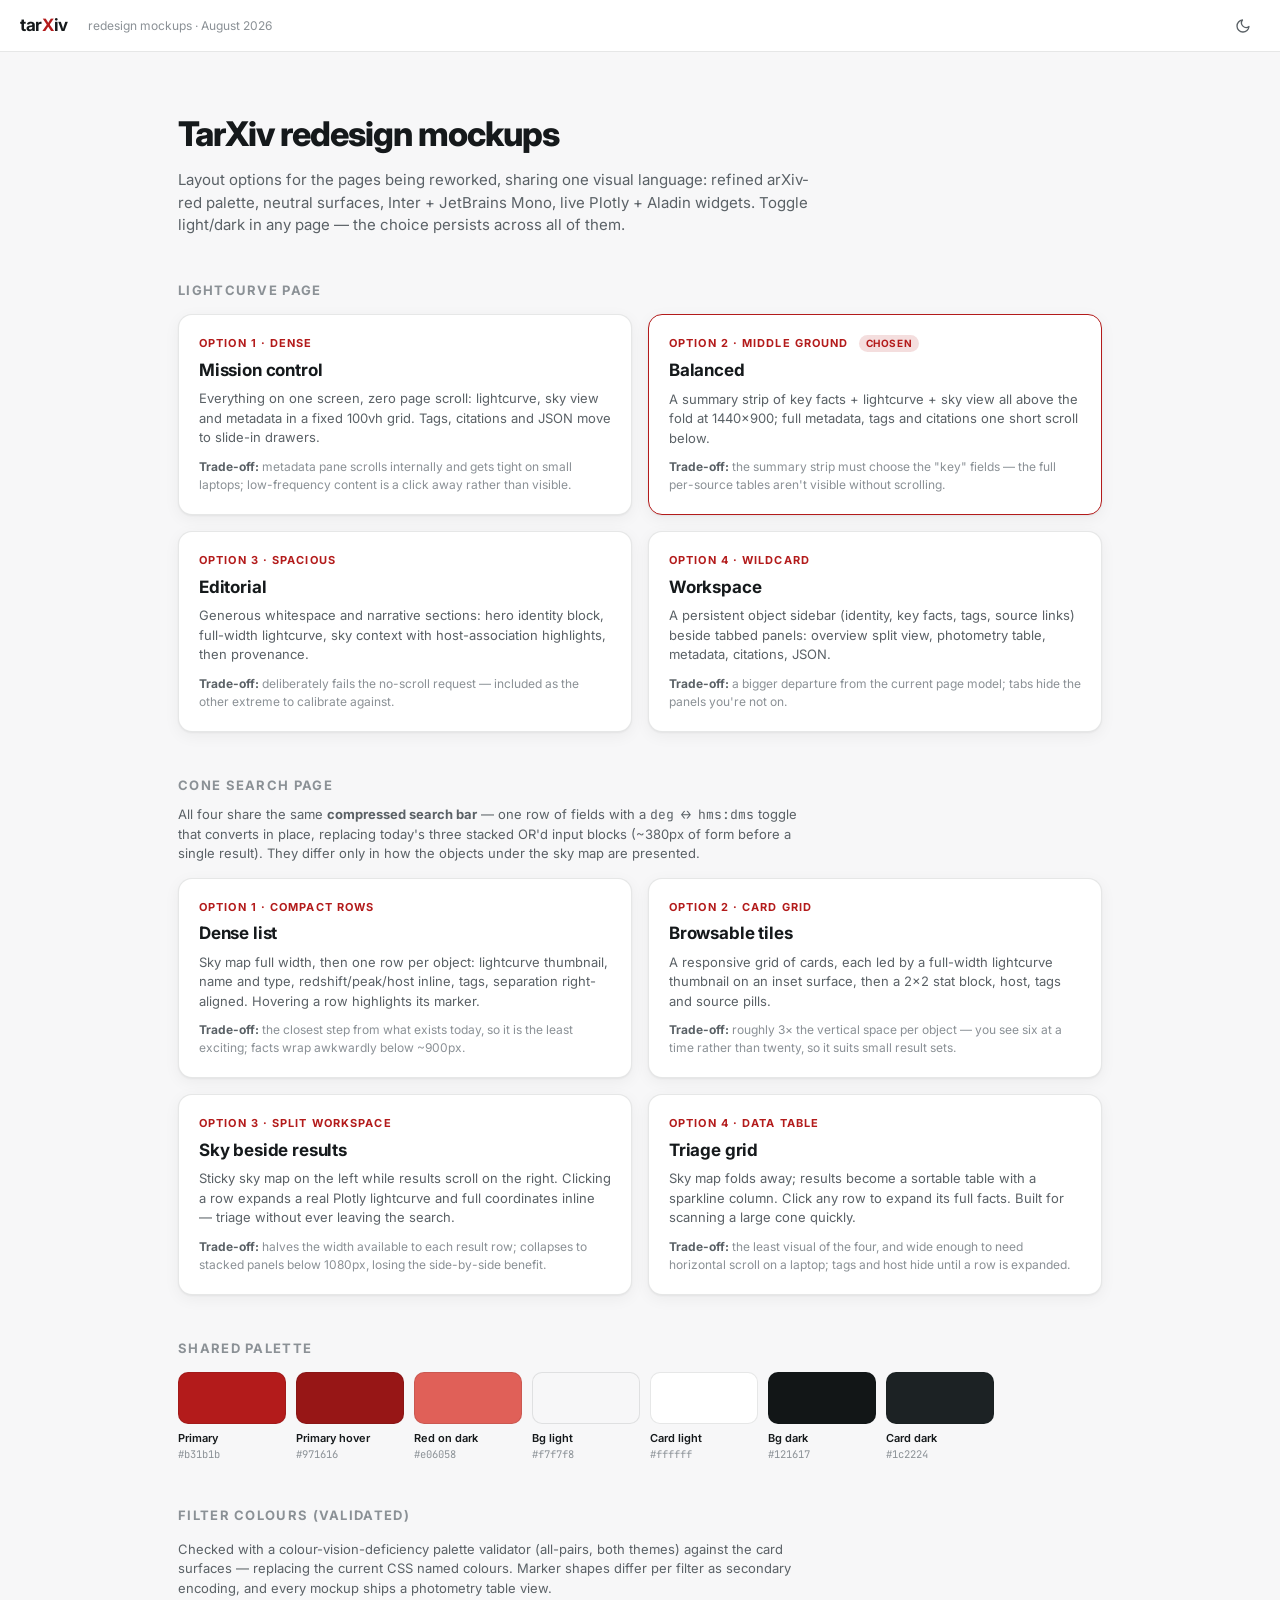
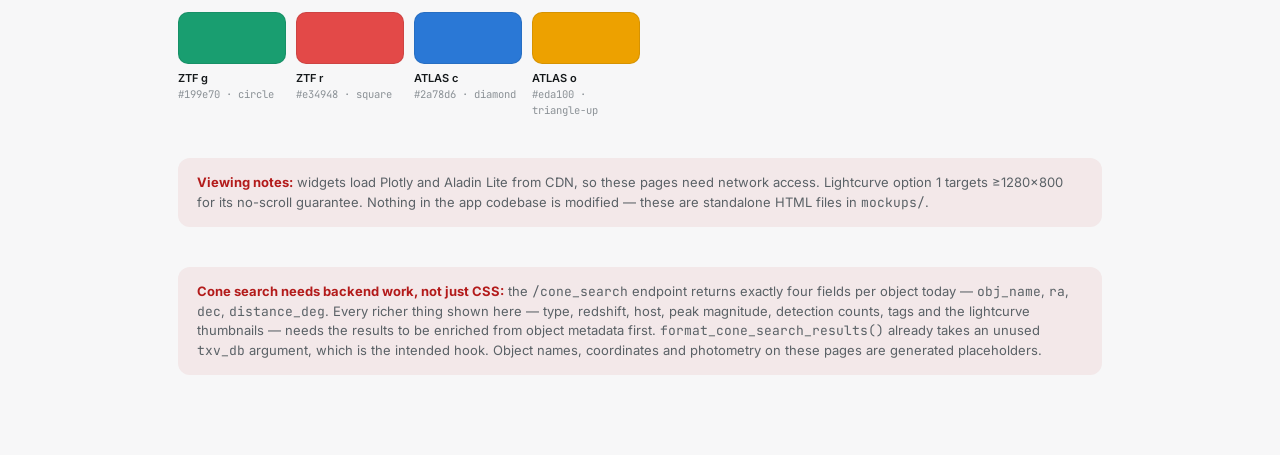
<file: mockups/index.html>
<!DOCTYPE html>
<html lang="en" data-theme="light">
<head>
<meta charset="utf-8">
<meta name="viewport" content="width=device-width, initial-scale=1">
<title>TarXiv redesign mockups</title>
<link rel="preconnect" href="https://fonts.googleapis.com">
<link href="https://fonts.googleapis.com/css2?family=Inter:wght@400;500;600;700;800&family=JetBrains+Mono:wght@400;600&display=swap" rel="stylesheet">
<link rel="stylesheet" href="shared.css">
<script>
  try { document.documentElement.dataset.theme = localStorage.getItem("tarxiv-mock-theme") || "light"; } catch (e) {}
</script>
<style>
  .container { max-width: 980px; margin: 0 auto; padding: 56px 28px 80px; }
  h1 { font-size: 34px; font-weight: 800; letter-spacing: -0.03em; }
  .lede { color: var(--ink-2); font-size: 15px; margin-top: 10px; max-width: 640px; }

  h2 { font-size: 13px; font-weight: 700; letter-spacing: 0.1em; text-transform: uppercase;
       color: var(--ink-3); margin: 44px 0 14px; }

  .options { display: grid; grid-template-columns: 1fr 1fr; gap: 16px; }
  .option {
    display: block; padding: 20px; color: inherit;
    transition: border-color 0.15s, transform 0.15s;
  }
  .option:hover { text-decoration: none; border-color: var(--primary-ink); transform: translateY(-1px); }
  .option .num {
    font-size: 11px; font-weight: 700; letter-spacing: 0.1em; text-transform: uppercase;
    color: var(--primary-ink); margin-bottom: 6px;
  }
  .option h3 { font-size: 17px; font-weight: 700; letter-spacing: -0.01em; }
  .option p { color: var(--ink-2); font-size: 13px; margin-top: 6px; }
  .option .trade { margin-top: 10px; font-size: 12px; color: var(--ink-3); }
  .option .trade b { color: var(--ink-2); }

  .option.chosen { border-color: var(--primary-ink); }
  .pick {
    display: inline-block; margin-left: 6px; padding: 1px 7px; border-radius: 999px;
    background: var(--primary-soft-2); color: var(--primary-ink);
    font-size: 10px; letter-spacing: 0.06em;
  }

  .swatches { display: flex; gap: 10px; flex-wrap: wrap; }
  .swatch-tile { width: 108px; }
  .swatch-tile .sq {
    height: 52px; border-radius: 10px; border: 1px solid var(--border);
  }
  .swatch-tile .name { font-size: 11px; font-weight: 600; margin-top: 6px; }
  .swatch-tile .hex { font-size: 10.5px; color: var(--ink-3); }

  .note {
    margin-top: 40px; padding: 14px 18px; font-size: 13px; color: var(--ink-2);
    background: var(--primary-soft); border: 1px solid transparent; border-radius: 12px;
  }
  .note b { color: var(--primary-ink); }
  @media (max-width: 760px) { .options { grid-template-columns: 1fr; } }
</style>
</head>
<body>

<header class="topbar">
  <a class="wordmark" href="index.html">tar<span class="x">X</span>iv</a>
  <span class="faint small">redesign mockups · August 2026</span>
  <div class="spacer"></div>
  <button class="icon-btn" onclick="toggleTheme()" title="Toggle theme" id="theme-btn"></button>
</header>

<div class="container">
  <h1>TarXiv redesign mockups</h1>
  <p class="lede">Layout options for the pages being reworked, sharing one visual language:
  refined arXiv-red palette, neutral surfaces, Inter + JetBrains Mono, live Plotly + Aladin
  widgets. Toggle light/dark in any page — the choice persists across all of them.</p>

  <h2>Lightcurve page</h2>
  <div class="options">
    <a class="card option" href="mockup-1-dense.html">
      <div class="num">Option 1 · Dense</div>
      <h3>Mission control</h3>
      <p>Everything on one screen, zero page scroll: lightcurve, sky view and metadata in a
         fixed 100vh grid. Tags, citations and JSON move to slide-in drawers.</p>
      <div class="trade"><b>Trade-off:</b> metadata pane scrolls internally and gets tight on
         small laptops; low-frequency content is a click away rather than visible.</div>
    </a>

    <a class="card option chosen" href="mockup-2-balanced.html">
      <div class="num">Option 2 · Middle ground <span class="pick">chosen</span></div>
      <h3>Balanced</h3>
      <p>A summary strip of key facts + lightcurve + sky view all above the fold at 1440×900;
         full metadata, tags and citations one short scroll below.</p>
      <div class="trade"><b>Trade-off:</b> the summary strip must choose the "key" fields —
         the full per-source tables aren't visible without scrolling.</div>
    </a>

    <a class="card option" href="mockup-3-spacious.html">
      <div class="num">Option 3 · Spacious</div>
      <h3>Editorial</h3>
      <p>Generous whitespace and narrative sections: hero identity block, full-width
         lightcurve, sky context with host-association highlights, then provenance.</p>
      <div class="trade"><b>Trade-off:</b> deliberately fails the no-scroll request — included
         as the other extreme to calibrate against.</div>
    </a>

    <a class="card option" href="mockup-4-workspace.html">
      <div class="num">Option 4 · Wildcard</div>
      <h3>Workspace</h3>
      <p>A persistent object sidebar (identity, key facts, tags, source links) beside tabbed
         panels: overview split view, photometry table, metadata, citations, JSON.</p>
      <div class="trade"><b>Trade-off:</b> a bigger departure from the current page model;
         tabs hide the panels you're not on.</div>
    </a>
  </div>

  <h2>Cone search page</h2>
  <p class="lede" style="margin:-4px 0 14px;font-size:13px">All four share the same
  <b>compressed search bar</b> — one row of fields with a <span class="mono">deg ↔ hms:dms</span>
  toggle that converts in place, replacing today's three stacked OR'd input blocks (~380px of
  form before a single result). They differ only in how the objects under the sky map are
  presented.</p>
  <div class="options">
    <a class="card option" href="cone-1-rows.html">
      <div class="num">Option 1 · Compact rows</div>
      <h3>Dense list</h3>
      <p>Sky map full width, then one row per object: lightcurve thumbnail, name and type,
         redshift/peak/host inline, tags, separation right-aligned. Hovering a row highlights
         its marker.</p>
      <div class="trade"><b>Trade-off:</b> the closest step from what exists today, so it is the
         least exciting; facts wrap awkwardly below ~900px.</div>
    </a>

    <a class="card option" href="cone-2-grid.html">
      <div class="num">Option 2 · Card grid</div>
      <h3>Browsable tiles</h3>
      <p>A responsive grid of cards, each led by a full-width lightcurve thumbnail on an inset
         surface, then a 2×2 stat block, host, tags and source pills.</p>
      <div class="trade"><b>Trade-off:</b> roughly 3× the vertical space per object — you see six
         at a time rather than twenty, so it suits small result sets.</div>
    </a>

    <a class="card option" href="cone-3-split.html">
      <div class="num">Option 3 · Split workspace</div>
      <h3>Sky beside results</h3>
      <p>Sticky sky map on the left while results scroll on the right. Clicking a row expands a
         real Plotly lightcurve and full coordinates inline — triage without ever leaving the
         search.</p>
      <div class="trade"><b>Trade-off:</b> halves the width available to each result row; collapses
         to stacked panels below 1080px, losing the side-by-side benefit.</div>
    </a>

    <a class="card option" href="cone-4-table.html">
      <div class="num">Option 4 · Data table</div>
      <h3>Triage grid</h3>
      <p>Sky map folds away; results become a sortable table with a sparkline column. Click any
         row to expand its full facts. Built for scanning a large cone quickly.</p>
      <div class="trade"><b>Trade-off:</b> the least visual of the four, and wide enough to need
         horizontal scroll on a laptop; tags and host hide until a row is expanded.</div>
    </a>
  </div>

  <h2>Shared palette</h2>
  <div class="swatches" id="brand-swatches"></div>

  <h2>Filter colours (validated)</h2>
  <p class="lede" style="margin:0 0 14px;font-size:13px">Checked with a colour-vision-deficiency
  palette validator (all-pairs, both themes) against the card surfaces — replacing the current CSS
  named colours. Marker shapes differ per filter as secondary encoding, and every mockup ships a
  photometry table view.</p>
  <div class="swatches" id="filter-swatches"></div>

  <div class="note"><b>Viewing notes:</b> widgets load Plotly and Aladin Lite from CDN, so these
  pages need network access. Lightcurve option 1 targets ≥1280×800 for its no-scroll guarantee.
  Nothing in the app codebase is modified — these are standalone HTML files in
  <span class="mono">mockups/</span>.</div>

  <div class="note"><b>Cone search needs backend work, not just CSS:</b> the
  <span class="mono">/cone_search</span> endpoint returns exactly four fields per object today —
  <span class="mono">obj_name</span>, <span class="mono">ra</span>, <span class="mono">dec</span>,
  <span class="mono">distance_deg</span>. Every richer thing shown here — type, redshift, host,
  peak magnitude, detection counts, tags and the lightcurve thumbnails — needs the results to be
  enriched from object metadata first. <span class="mono">format_cone_search_results()</span>
  already takes an unused <span class="mono">txv_db</span> argument, which is the intended hook.
  Object names, coordinates and photometry on these pages are generated placeholders.</div>
</div>

<script src="shared.js"></script>
<script>
  document.getElementById("theme-btn").innerHTML = ICONS.sun + ICONS.moon;

  const brand = [
    ["Primary", "#b31b1b"], ["Primary hover", "#971616"], ["Red on dark", "#e06058"],
    ["Bg light", "#f7f7f8"], ["Card light", "#ffffff"],
    ["Bg dark", "#121617"], ["Card dark", "#1c2224"],
  ];
  document.getElementById("brand-swatches").innerHTML = brand.map(([n, h]) =>
    `<div class="swatch-tile"><div class="sq" style="background:${h}"></div>
     <div class="name">${n}</div><div class="hex mono">${h}</div></div>`).join("");

  const renderFilters = () => {
    const t = currentTheme();
    document.getElementById("filter-swatches").innerHTML =
      Object.entries(FILTER_STYLE).map(([n, s]) =>
        `<div class="swatch-tile"><div class="sq" style="background:${s[t]}"></div>
         <div class="name">${n}</div><div class="hex mono">${s[t]} · ${s.symbol}</div></div>`).join("");
  };
  renderFilters();
  onThemeChange(renderFilters);
</script>
</body>
</html>
</file>
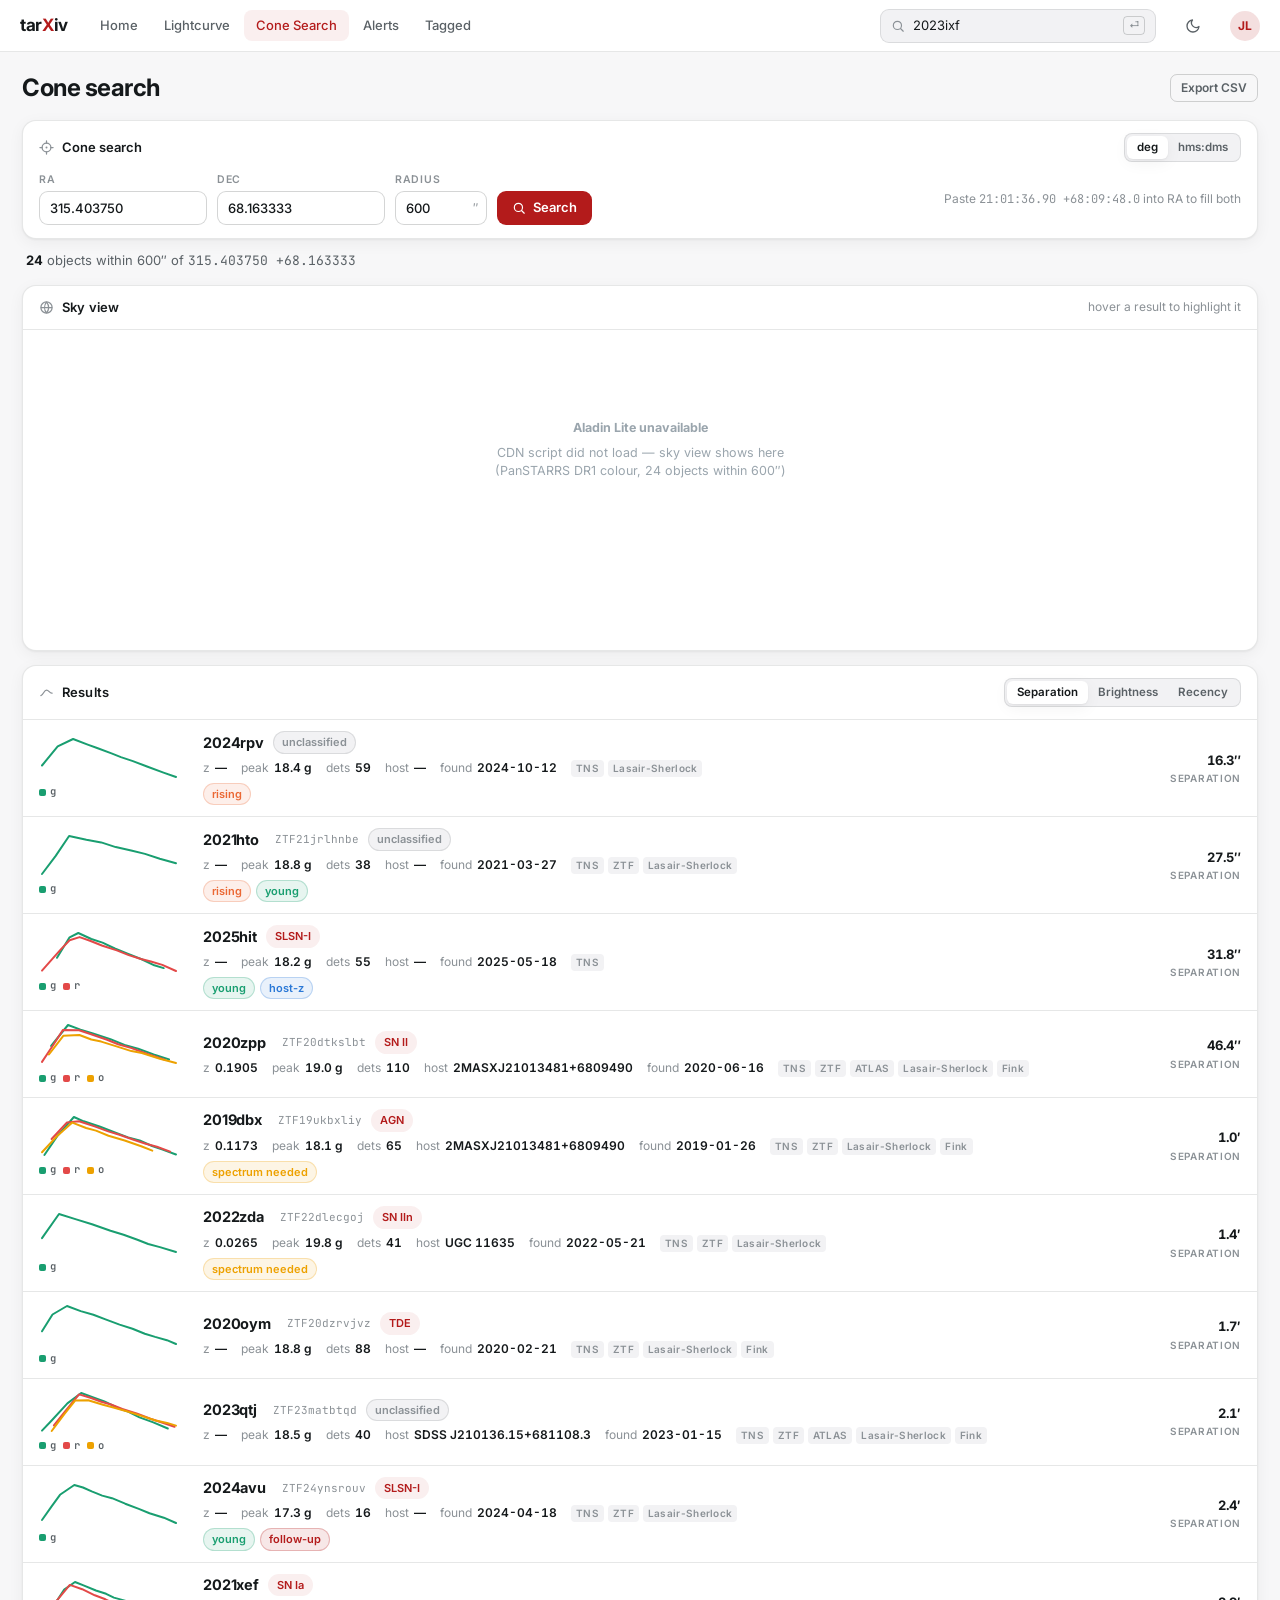
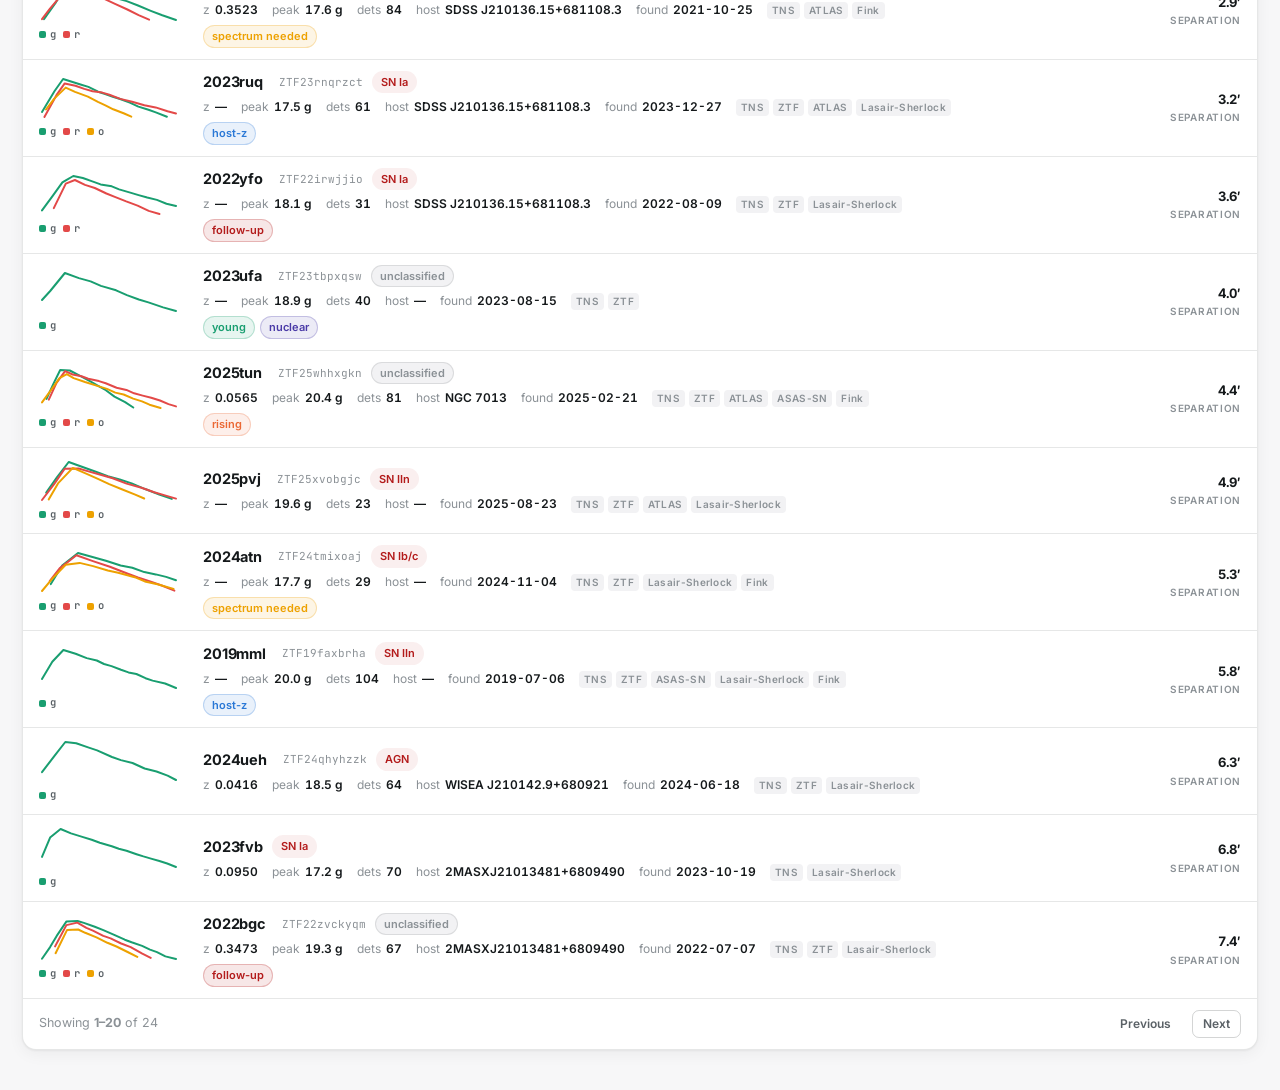
<file: mockups/cone-1-rows.html>
<!DOCTYPE html>
<html lang="en" data-theme="light">
<head>
<meta charset="utf-8">
<meta name="viewport" content="width=device-width, initial-scale=1">
<title>TarXiv cone mockup 1 — Compact rows</title>
<link rel="preconnect" href="https://fonts.googleapis.com">
<link href="https://fonts.googleapis.com/css2?family=Inter:wght@400;500;600;700&family=JetBrains+Mono:wght@400;600&display=swap" rel="stylesheet">
<link rel="stylesheet" href="shared.css">
<script>
  try { document.documentElement.dataset.theme = localStorage.getItem("tarxiv-mock-theme") || "light"; } catch (e) {}
</script>
<script src="https://cdn.plot.ly/plotly-2.35.2.min.js" charset="utf-8"></script>
<script src="https://aladin.cds.unistra.fr/AladinLite/api/v3/latest/aladin.js" charset="utf-8"></script>
<style>
  .container { max-width: 1380px; margin: 0 auto; padding: 18px 22px 40px; }

  .page-head { display: flex; align-items: center; gap: 14px; margin-bottom: 14px; }
  .page-head h1 { font-size: 24px; font-weight: 700; letter-spacing: -0.02em; }
  .page-head .spacer { flex: 1; }

  .bar-wrap { margin-bottom: 10px; }
  .sum-line { margin: 0 0 14px 2px; }

  .sky-card { margin-bottom: 14px; }
  .sky-body { height: 320px; padding: 0; border-radius: 0 0 14px 14px; overflow: hidden; }

  /* the row itself: thumbnail | identity + facts | separation */
  .rows { padding: 0; }
  .res-row {
    display: grid;
    grid-template-columns: 148px minmax(0, 1fr) auto;
    gap: 16px; align-items: center;
    padding: 11px 16px;
    border-bottom: 1px solid var(--border);
    cursor: pointer;
    transition: background 0.12s;
  }
  .res-row:last-child { border-bottom: none; }
  .res-row:hover { background: var(--card-2); }
  .res-row.hi { background: var(--primary-soft); }

  .thumb { display: flex; flex-direction: column; gap: 4px; align-items: flex-start; }

  .ident { display: flex; align-items: center; gap: 9px; flex-wrap: wrap; margin-bottom: 5px; }
  .facts-line { display: flex; gap: 14px; flex-wrap: wrap; align-items: baseline; }
  .tag-line { display: flex; gap: 5px; flex-wrap: wrap; margin-top: 6px; }

  .sep-cell { text-align: right; display: flex; flex-direction: column; gap: 1px; }

  .rows-foot {
    display: flex; align-items: center; gap: 10px;
    padding: 11px 16px; border-top: 1px solid var(--border);
    font-size: 12.5px; color: var(--ink-3);
  }
  .rows-foot .spacer { flex: 1; }

  @media (max-width: 900px) {
    .res-row { grid-template-columns: 110px minmax(0, 1fr); }
    .sep-cell { grid-column: 2; flex-direction: row; gap: 6px; align-items: baseline; }
  }
</style>
</head>
<body>

<header class="topbar" id="topbar"></header>

<div class="container">

  <div class="page-head">
    <h1>Cone search</h1>
    <div class="spacer"></div>
    <button class="btn btn-outline btn-sm">Export CSV</button>
  </div>

  <div class="bar-wrap" id="cone-bar"></div>
  <p class="cone-summary sum-line" id="cone-summary"></p>

  <section class="card sky-card">
    <div class="card-head"><h2 id="sky-title"></h2><div class="spacer"></div>
      <span class="faint small">hover a result to highlight it</span></div>
    <div class="sky-body" id="sky"></div>
  </section>

  <section class="card rows">
    <div class="card-head"><h2 id="res-title"></h2><div class="spacer"></div>
      <div class="seg" id="sort-seg">
        <button class="active" data-k="sep">Separation</button>
        <button data-k="peak">Brightness</button>
        <button data-k="date">Recency</button>
      </div>
    </div>
    <div id="res-list"></div>
    <div class="rows-foot">
      <span>Showing <b>1&ndash;20</b> of 24</span>
      <div class="spacer"></div>
      <button class="btn btn-ghost btn-sm">Previous</button>
      <button class="btn btn-outline btn-sm">Next</button>
    </div>
  </section>
</div>

<script src="shared.js"></script>
<script>
  document.getElementById("topbar").innerHTML = topbarHTML("cone");
  document.getElementById("sky-title").innerHTML = ICONS.globe + " Sky view";
  document.getElementById("res-title").innerHTML = ICONS.curve + " Results";

  mountConeSearchBar(document.getElementById("cone-bar"));
  document.getElementById("cone-summary").innerHTML = coneSummaryHTML(CONE_RESULTS);
  mountConeAladin(document.getElementById("sky"));

  const rowHTML = (o, i) => `
    <div class="res-row" data-i="${i}">
      <div class="thumb">
        ${sparklineSVG(o.phot)}
        <div class="band-chips">${bandChipsHTML(o.phot)}</div>
      </div>
      <div>
        <div class="ident">${coneNameHTML(o)} ${fmtType(o.object_type)}</div>
        <div class="facts-line">
          <span class="kv"><span class="k">z</span><span class="v">${fmtZ(o.redshift)}</span></span>
          <span class="kv"><span class="k">peak</span><span class="v">${fmtMag(o.peak_mag)} ${o.peak_filter}</span></span>
          <span class="kv"><span class="k">dets</span><span class="v">${o.n_detections}</span></span>
          <span class="kv"><span class="k">host</span><span class="v">${o.host || EM_DASH}</span></span>
          <span class="kv"><span class="k">found</span><span class="v">${o.discovery_date}</span></span>
          <span class="src-pills">${coneSourcesHTML(o.sources)}</span>
        </div>
        ${o.tags.length ? `<div class="tag-line">${coneTagsHTML(o.tags)}</div>` : ""}
      </div>
      <div class="sep-cell">
        <span class="sep-val">${fmtSep(o.sep_arcsec)}</span>
        <span class="sep-lab">separation</span>
      </div>
    </div>`;

  const list = document.getElementById("res-list");
  const draw = () => { list.innerHTML = CONE_RESULTS.slice(0, 20).map(rowHTML).join(""); };
  draw();
  onThemeChange(draw);   /* sparklines are theme-coloured, so redraw them */

  /* row hover <-> sky marker, mirroring the behaviour the real page already has */
  list.addEventListener("mouseover", (e) => {
    const row = e.target.closest(".res-row");
    if (row) row.classList.add("hi");
  });
  list.addEventListener("mouseout", (e) => {
    const row = e.target.closest(".res-row");
    if (row) row.classList.remove("hi");
  });

  document.querySelectorAll("#sort-seg button").forEach((b) => {
    b.onclick = () => document.querySelectorAll("#sort-seg button")
      .forEach((x) => x.classList.toggle("active", x === b));
  });
</script>
</body>
</html>
</file>
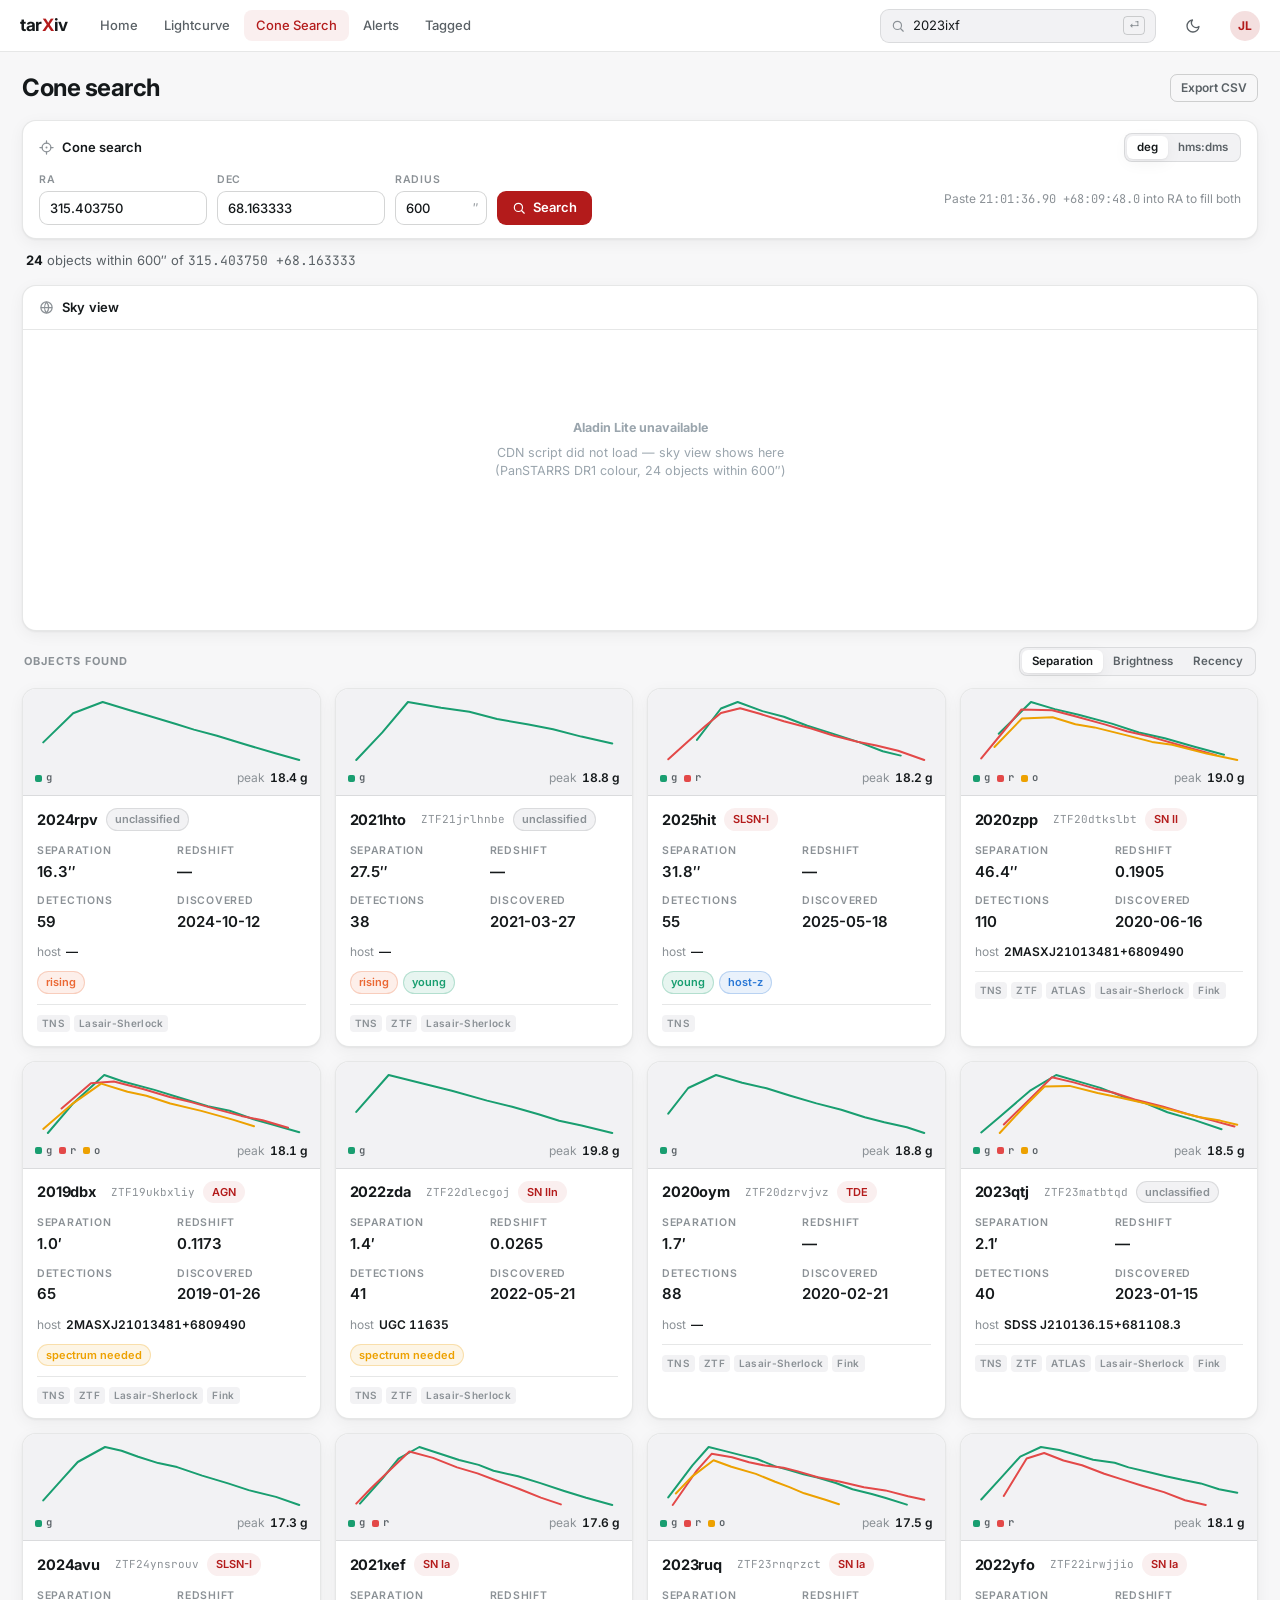
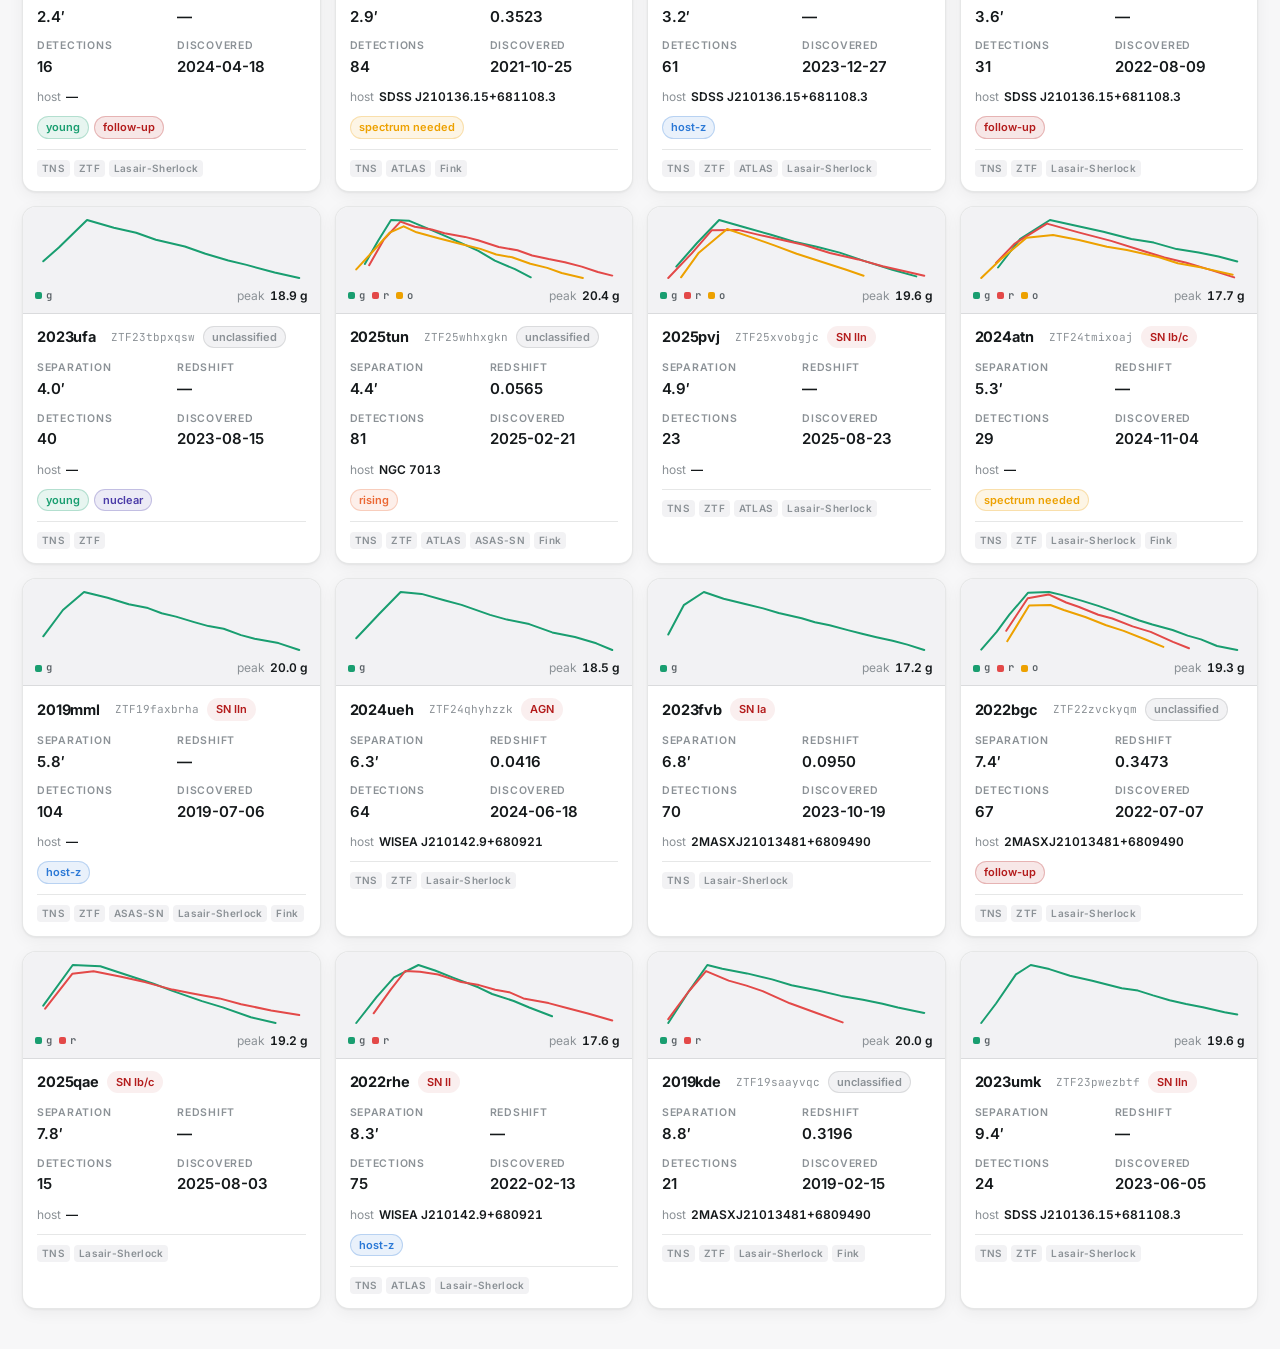
<file: mockups/cone-2-grid.html>
<!DOCTYPE html>
<html lang="en" data-theme="light">
<head>
<meta charset="utf-8">
<meta name="viewport" content="width=device-width, initial-scale=1">
<title>TarXiv cone mockup 2 — Card grid</title>
<link rel="preconnect" href="https://fonts.googleapis.com">
<link href="https://fonts.googleapis.com/css2?family=Inter:wght@400;500;600;700&family=JetBrains+Mono:wght@400;600&display=swap" rel="stylesheet">
<link rel="stylesheet" href="shared.css">
<script>
  try { document.documentElement.dataset.theme = localStorage.getItem("tarxiv-mock-theme") || "light"; } catch (e) {}
</script>
<script src="https://cdn.plot.ly/plotly-2.35.2.min.js" charset="utf-8"></script>
<script src="https://aladin.cds.unistra.fr/AladinLite/api/v3/latest/aladin.js" charset="utf-8"></script>
<style>
  .container { max-width: 1380px; margin: 0 auto; padding: 18px 22px 40px; }

  .page-head { display: flex; align-items: center; gap: 14px; margin-bottom: 14px; }
  .page-head h1 { font-size: 24px; font-weight: 700; letter-spacing: -0.02em; }
  .page-head .spacer { flex: 1; }

  .bar-wrap { margin-bottom: 10px; }
  .sum-line { margin: 0 0 14px 2px; }

  .sky-card { margin-bottom: 16px; }
  .sky-body { height: 300px; padding: 0; border-radius: 0 0 14px 14px; overflow: hidden; }

  .sec-label {
    display: flex; align-items: center; gap: 10px;
    font-size: 11px; font-weight: 700; letter-spacing: 0.09em;
    text-transform: uppercase; color: var(--ink-3);
    margin: 0 2px 12px;
  }
  .sec-label .spacer { flex: 1; }

  /* the grid: browse-oriented, one card per object */
  .grid { display: grid; grid-template-columns: repeat(auto-fill, minmax(288px, 1fr)); gap: 14px; }

  .obj-card {
    display: flex; flex-direction: column;
    padding: 0; overflow: hidden;
    transition: border-color 0.15s, transform 0.15s, box-shadow 0.15s;
    cursor: pointer;
  }
  .obj-card:hover {
    border-color: var(--primary-ink); transform: translateY(-2px);
    box-shadow: var(--shadow-lg);
  }

  /* sparkline sits on the inset surface so it reads as a preview, not chrome */
  .card-spark {
    background: var(--card-2); border-bottom: 1px solid var(--border);
    padding: 10px 12px 8px; display: flex; flex-direction: column; gap: 6px;
  }
  .card-spark svg { width: 100%; height: 64px; }
  .card-spark .row { display: flex; align-items: center; }
  .card-spark .row .spacer { flex: 1; }

  .card-main { padding: 12px 14px 14px; display: flex; flex-direction: column; gap: 10px; }
  .card-ident { display: flex; align-items: center; gap: 8px; flex-wrap: wrap; }

  .mini-stats {
    display: grid; grid-template-columns: 1fr 1fr; gap: 10px 12px;
    padding-top: 2px;
  }

  .card-foot {
    display: flex; align-items: center; gap: 8px; flex-wrap: wrap;
    padding-top: 10px; border-top: 1px solid var(--border);
  }
  .card-foot .spacer { flex: 1; }
</style>
</head>
<body>

<header class="topbar" id="topbar"></header>

<div class="container">

  <div class="page-head">
    <h1>Cone search</h1>
    <div class="spacer"></div>
    <button class="btn btn-outline btn-sm">Export CSV</button>
  </div>

  <div class="bar-wrap" id="cone-bar"></div>
  <p class="cone-summary sum-line" id="cone-summary"></p>

  <section class="card sky-card">
    <div class="card-head"><h2 id="sky-title"></h2></div>
    <div class="sky-body" id="sky"></div>
  </section>

  <div class="sec-label">
    <span>Objects found</span>
    <div class="spacer"></div>
    <div class="seg" id="sort-seg">
      <button class="active" data-k="sep">Separation</button>
      <button data-k="peak">Brightness</button>
      <button data-k="date">Recency</button>
    </div>
  </div>

  <div class="grid" id="res-grid"></div>
</div>

<script src="shared.js"></script>
<script>
  document.getElementById("topbar").innerHTML = topbarHTML("cone");
  document.getElementById("sky-title").innerHTML = ICONS.globe + " Sky view";

  mountConeSearchBar(document.getElementById("cone-bar"));
  document.getElementById("cone-summary").innerHTML = coneSummaryHTML(CONE_RESULTS);
  mountConeAladin(document.getElementById("sky"));

  const cardHTML = (o) => `
    <article class="card obj-card">
      <div class="card-spark">
        ${sparklineSVG(o.phot, currentTheme(), { w: 262, h: 64 })}
        <div class="row">
          <div class="band-chips">${bandChipsHTML(o.phot)}</div>
          <div class="spacer"></div>
          <span class="kv"><span class="k">peak</span><span class="v">${fmtMag(o.peak_mag)} ${o.peak_filter}</span></span>
        </div>
      </div>
      <div class="card-main">
        <div class="card-ident">${coneNameHTML(o)} ${fmtType(o.object_type)}</div>
        <div class="mini-stats">
          <div class="stat"><div class="k">Separation</div><div class="v">${fmtSep(o.sep_arcsec)}</div></div>
          <div class="stat"><div class="k">Redshift</div><div class="v">${fmtZ(o.redshift)}</div></div>
          <div class="stat"><div class="k">Detections</div><div class="v">${o.n_detections}</div></div>
          <div class="stat"><div class="k">Discovered</div><div class="v">${o.discovery_date}</div></div>
        </div>
        <div class="kv"><span class="k">host</span><span class="v">${o.host || EM_DASH}</span></div>
        ${o.tags.length ? `<div style="display:flex;gap:5px;flex-wrap:wrap">${coneTagsHTML(o.tags)}</div>` : ""}
        <div class="card-foot">
          <span class="src-pills">${coneSourcesHTML(o.sources)}</span>
        </div>
      </div>
    </article>`;

  const grid = document.getElementById("res-grid");
  const draw = () => { grid.innerHTML = CONE_RESULTS.map(cardHTML).join(""); };
  draw();
  onThemeChange(draw);   /* sparklines are theme-coloured, so redraw them */

  document.querySelectorAll("#sort-seg button").forEach((b) => {
    b.onclick = () => document.querySelectorAll("#sort-seg button")
      .forEach((x) => x.classList.toggle("active", x === b));
  });
</script>
</body>
</html>
</file>
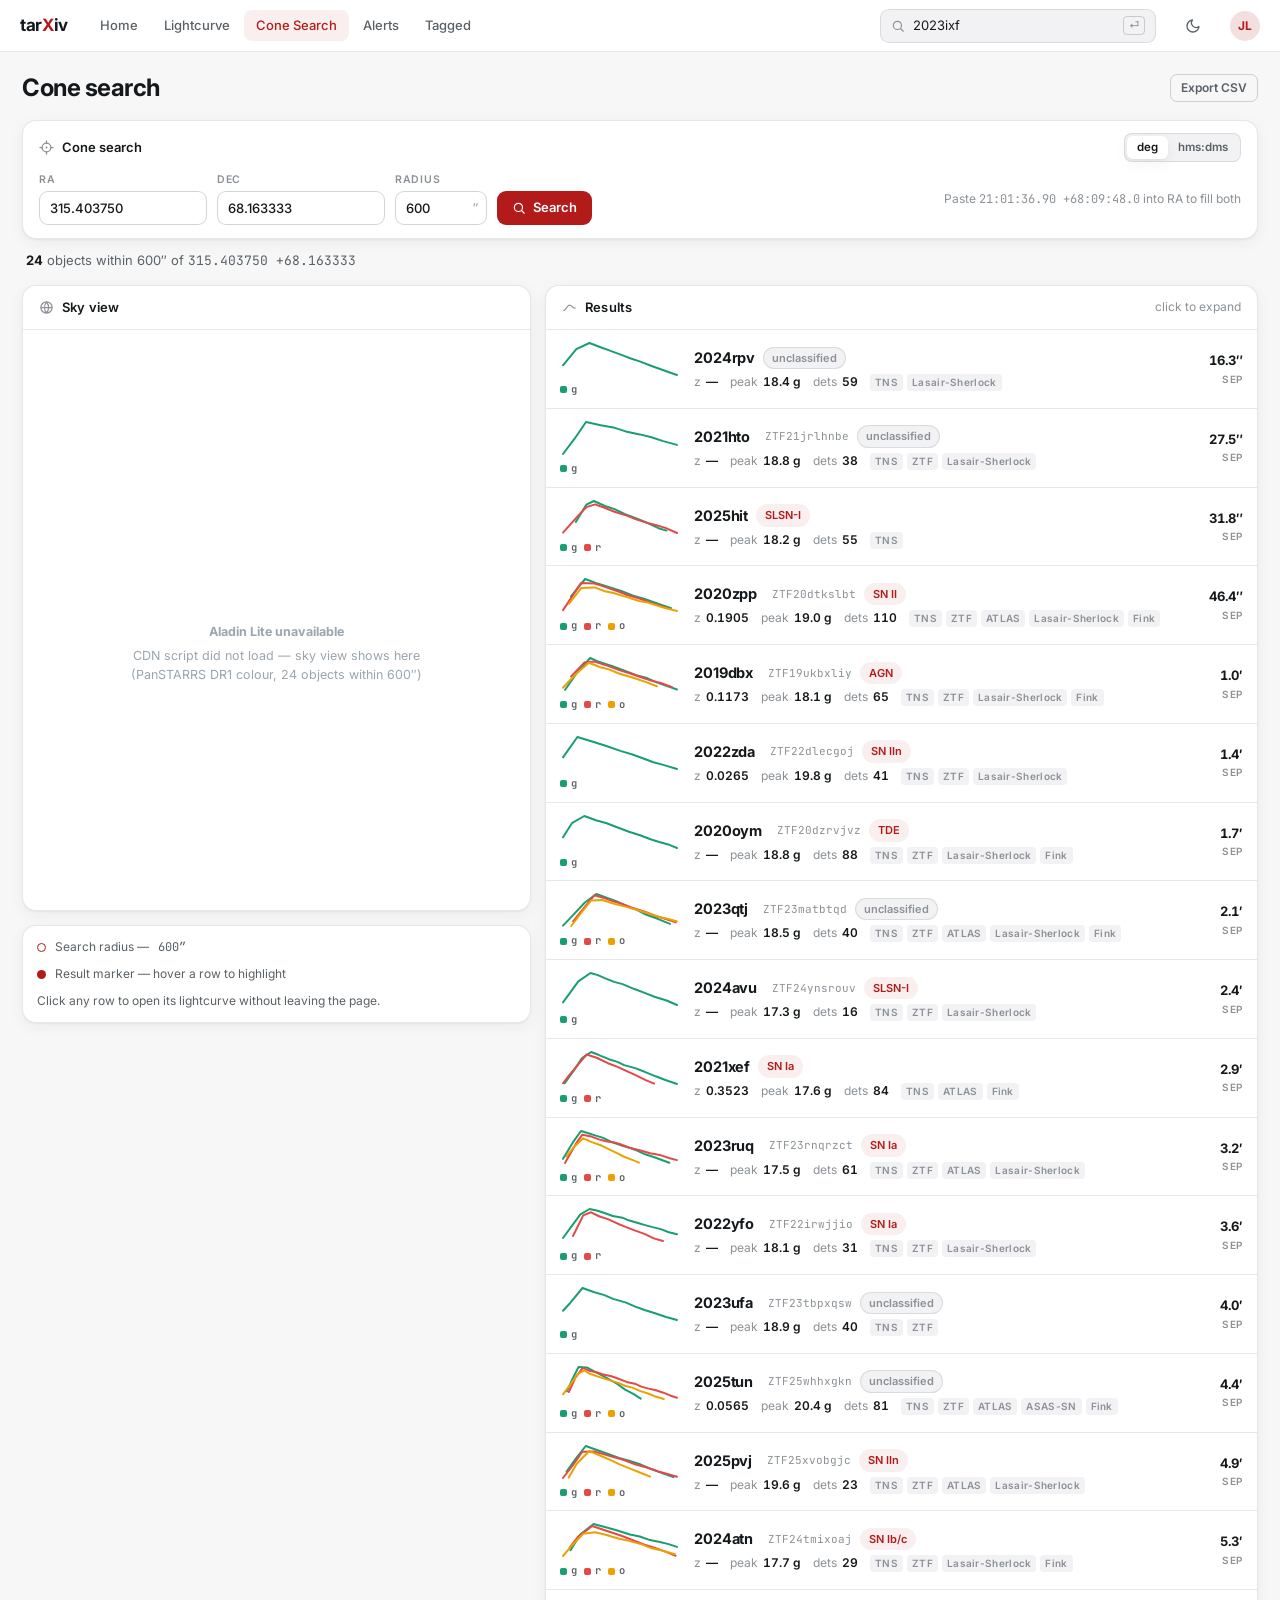
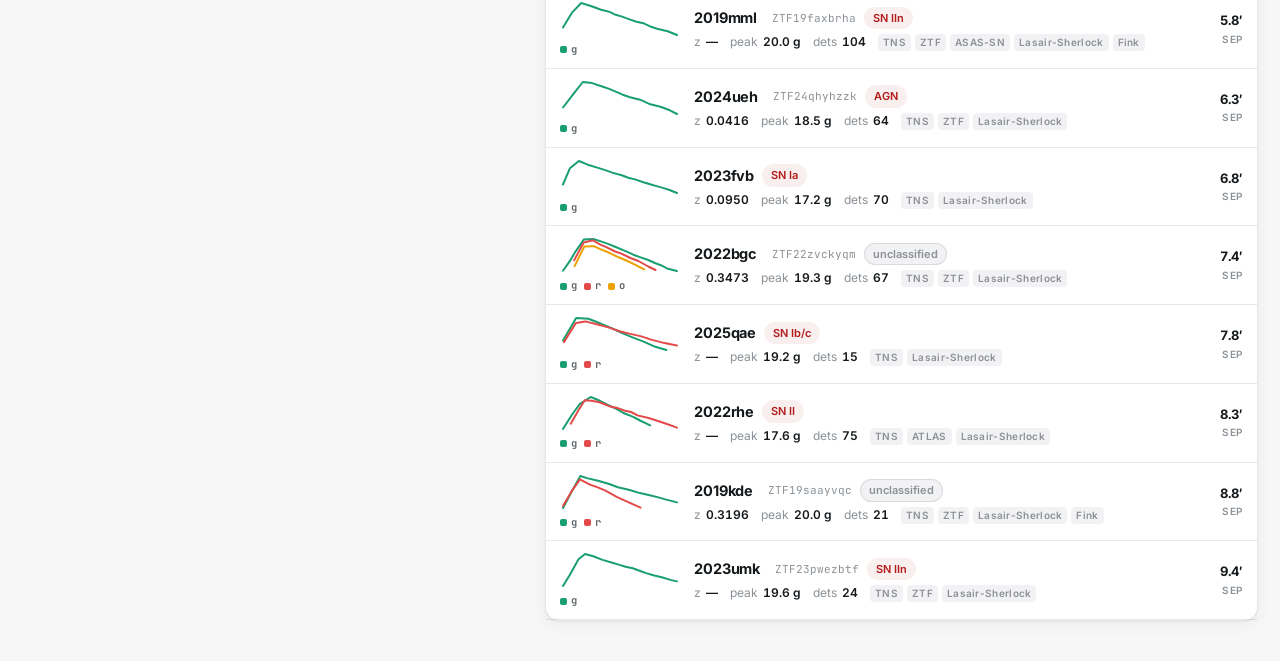
<file: mockups/cone-3-split.html>
<!DOCTYPE html>
<html lang="en" data-theme="light">
<head>
<meta charset="utf-8">
<meta name="viewport" content="width=device-width, initial-scale=1">
<title>TarXiv cone mockup 3 — Split workspace</title>
<link rel="preconnect" href="https://fonts.googleapis.com">
<link href="https://fonts.googleapis.com/css2?family=Inter:wght@400;500;600;700&family=JetBrains+Mono:wght@400;600&display=swap" rel="stylesheet">
<link rel="stylesheet" href="shared.css">
<script>
  try { document.documentElement.dataset.theme = localStorage.getItem("tarxiv-mock-theme") || "light"; } catch (e) {}
</script>
<script src="https://cdn.plot.ly/plotly-2.35.2.min.js" charset="utf-8"></script>
<script src="https://aladin.cds.unistra.fr/AladinLite/api/v3/latest/aladin.js" charset="utf-8"></script>
<style>
  .container { max-width: 1440px; margin: 0 auto; padding: 18px 22px 40px; }

  .page-head { display: flex; align-items: center; gap: 14px; margin-bottom: 14px; }
  .page-head h1 { font-size: 24px; font-weight: 700; letter-spacing: -0.02em; }
  .page-head .spacer { flex: 1; }

  .bar-wrap { margin-bottom: 10px; }
  .sum-line { margin: 0 0 14px 2px; }

  /* sky sticks while the result list scrolls past it — the point of this layout */
  .split { display: grid; grid-template-columns: minmax(0, 5fr) minmax(0, 7fr); gap: 14px; align-items: start; }

  .sky-col { position: sticky; top: 66px; display: flex; flex-direction: column; gap: 14px; }
  .sky-body { height: calc(100vh - 320px); min-height: 340px; padding: 0; border-radius: 0 0 14px 14px; overflow: hidden; }

  .legend-card { padding: 12px 14px; display: flex; flex-direction: column; gap: 9px; }
  .legend-row { display: flex; align-items: center; gap: 9px; font-size: 12px; color: var(--ink-2); }
  .legend-row .dot { width: 9px; height: 9px; border-radius: 50%; background: var(--primary); flex-shrink: 0; }
  .legend-row .ring { width: 9px; height: 9px; border-radius: 50%; border: 1.5px solid var(--primary); flex-shrink: 0; }

  .list-card { padding: 0; }

  .res-row {
    display: grid; grid-template-columns: 120px minmax(0, 1fr) auto;
    gap: 14px; align-items: center;
    padding: 10px 14px; border-bottom: 1px solid var(--border);
    cursor: pointer; transition: background 0.12s;
  }
  .res-row:hover { background: var(--card-2); }
  .res-row.open { background: var(--primary-soft); }

  .thumb { display: flex; flex-direction: column; gap: 4px; }
  .ident { display: flex; align-items: center; gap: 8px; flex-wrap: wrap; margin-bottom: 4px; }
  .facts-line { display: flex; gap: 12px; flex-wrap: wrap; align-items: baseline; }
  .sep-cell { text-align: right; display: flex; flex-direction: column; gap: 1px; }

  /* the expanded detail — a real Plotly lightcurve, no navigation needed */
  .detail { border-bottom: 1px solid var(--border); background: var(--card-2); padding: 14px 16px 16px; }
  .detail-grid { display: grid; grid-template-columns: minmax(0, 3fr) minmax(0, 2fr); gap: 16px; }
  .detail-plot { height: 260px; background: var(--card); border: 1px solid var(--border); border-radius: 10px; padding: 6px; }
  .detail-side { display: flex; flex-direction: column; gap: 10px; min-width: 0; }
  .detail-actions { display: flex; gap: 8px; flex-wrap: wrap; margin-top: 2px; }

  @media (max-width: 1080px) {
    .split { grid-template-columns: 1fr; }
    .sky-col { position: static; }
    .sky-body { height: 300px; }
    .detail-grid { grid-template-columns: 1fr; }
  }
</style>
</head>
<body>

<header class="topbar" id="topbar"></header>

<div class="container">

  <div class="page-head">
    <h1>Cone search</h1>
    <div class="spacer"></div>
    <button class="btn btn-outline btn-sm">Export CSV</button>
  </div>

  <div class="bar-wrap" id="cone-bar"></div>
  <p class="cone-summary sum-line" id="cone-summary"></p>

  <div class="split">
    <div class="sky-col">
      <section class="card">
        <div class="card-head"><h2 id="sky-title"></h2></div>
        <div class="sky-body" id="sky"></div>
      </section>
      <section class="card legend-card">
        <div class="legend-row"><span class="ring"></span> Search radius &mdash; <span class="mono">600&Prime;</span></div>
        <div class="legend-row"><span class="dot"></span> Result marker &mdash; hover a row to highlight</div>
        <div class="legend-row faint">Click any row to open its lightcurve without leaving the page.</div>
      </section>
    </div>

    <section class="card list-card">
      <div class="card-head"><h2 id="res-title"></h2><div class="spacer"></div>
        <span class="faint small">click to expand</span></div>
      <div id="res-list"></div>
    </section>
  </div>
</div>

<script src="shared.js"></script>
<script>
  document.getElementById("topbar").innerHTML = topbarHTML("cone");
  document.getElementById("sky-title").innerHTML = ICONS.globe + " Sky view";
  document.getElementById("res-title").innerHTML = ICONS.curve + " Results";

  mountConeSearchBar(document.getElementById("cone-bar"));
  document.getElementById("cone-summary").innerHTML = coneSummaryHTML(CONE_RESULTS);
  mountConeAladin(document.getElementById("sky"));

  const rowHTML = (o, i) => `
    <div class="res-row" data-i="${i}">
      <div class="thumb">
        ${sparklineSVG(o.phot, currentTheme(), { w: 120, h: 38 })}
        <div class="band-chips">${bandChipsHTML(o.phot)}</div>
      </div>
      <div>
        <div class="ident">${coneNameHTML(o)} ${fmtType(o.object_type)}</div>
        <div class="facts-line">
          <span class="kv"><span class="k">z</span><span class="v">${fmtZ(o.redshift)}</span></span>
          <span class="kv"><span class="k">peak</span><span class="v">${fmtMag(o.peak_mag)} ${o.peak_filter}</span></span>
          <span class="kv"><span class="k">dets</span><span class="v">${o.n_detections}</span></span>
          <span class="src-pills">${coneSourcesHTML(o.sources)}</span>
        </div>
      </div>
      <div class="sep-cell">
        <span class="sep-val">${fmtSep(o.sep_arcsec)}</span>
        <span class="sep-lab">sep</span>
      </div>
    </div>
    <div class="detail" id="d-${i}" hidden>
      <div class="detail-grid">
        <div class="detail-plot"><div class="plot-host" id="p-${i}"></div></div>
        <div class="detail-side">
          <div class="facts">
            <div class="fact"><span class="k">Coordinates</span><span class="v mono">${o.ra_hms} ${o.dec_dms}</span></div>
            <div class="fact"><span class="k">Decimal</span><span class="v mono">${o.ra.toFixed(6)} ${o.dec >= 0 ? "+" : ""}${o.dec.toFixed(6)}</span></div>
            <div class="fact"><span class="k">TarXiv ID</span><span class="v mono">${o.tarxiv_id}</span></div>
            <div class="fact"><span class="k">Host</span><span class="v">${o.host || EM_DASH}</span></div>
            <div class="fact"><span class="k">Host separation</span><span class="v">${o.host_sep_kpc ? o.host_sep_kpc + " kpc" : EM_DASH}</span></div>
            <div class="fact"><span class="k">Discovered</span><span class="v">${o.discovery_date} &middot; ${o.reporting_group}</span></div>
          </div>
          ${o.tags.length ? `<div style="display:flex;gap:5px;flex-wrap:wrap">${coneTagsHTML(o.tags)}</div>` : ""}
          <div class="detail-actions">
            <a class="btn btn-primary btn-sm" href="mockup-2-balanced.html">Open object page</a>
            <button class="btn btn-outline btn-sm">Add tag</button>
          </div>
        </div>
      </div>
    </div>`;

  const list = document.getElementById("res-list");
  const open = new Set();

  const draw = () => {
    list.innerHTML = CONE_RESULTS.map(rowHTML).join("");
    /* re-open whatever was open before the redraw, and re-plot it */
    open.forEach((i) => {
      document.getElementById("d-" + i).hidden = false;
      list.querySelector(`.res-row[data-i="${i}"]`).classList.add("open");
      mountLightcurve(document.getElementById("p-" + i), { compact: true });
    });
  };
  draw();
  onThemeChange(draw);   /* sparklines are theme-coloured, so redraw them */

  list.addEventListener("click", (e) => {
    const row = e.target.closest(".res-row");
    if (!row || e.target.closest("a")) return;
    const i = row.dataset.i;
    const panel = document.getElementById("d-" + i);
    const nowOpen = panel.hidden;
    panel.hidden = !nowOpen;
    row.classList.toggle("open", nowOpen);
    if (nowOpen) {
      open.add(i);
      /* the mockup plots the same sample lightcurve for every object */
      mountLightcurve(document.getElementById("p-" + i), { compact: true });
    } else {
      open.delete(i);
    }
  });
</script>
</body>
</html>
</file>
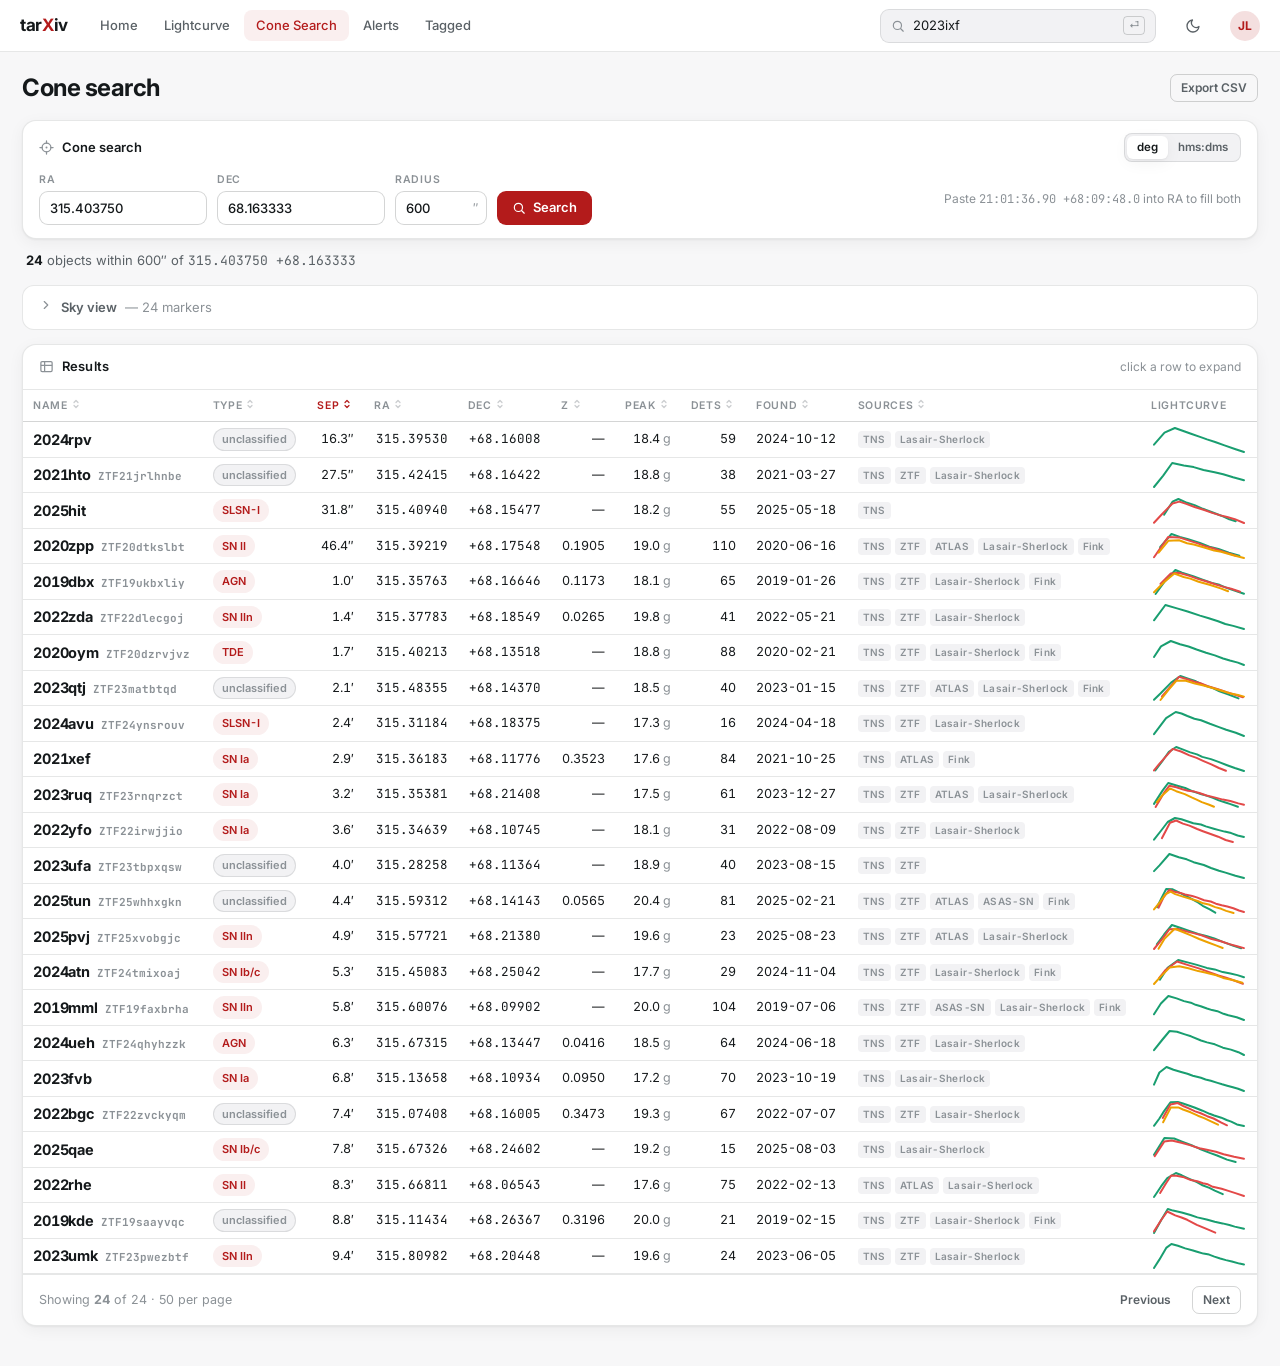
<file: mockups/cone-4-table.html>
<!DOCTYPE html>
<html lang="en" data-theme="light">
<head>
<meta charset="utf-8">
<meta name="viewport" content="width=device-width, initial-scale=1">
<title>TarXiv cone mockup 4 — Data table</title>
<link rel="preconnect" href="https://fonts.googleapis.com">
<link href="https://fonts.googleapis.com/css2?family=Inter:wght@400;500;600;700&family=JetBrains+Mono:wght@400;600&display=swap" rel="stylesheet">
<link rel="stylesheet" href="shared.css">
<script>
  try { document.documentElement.dataset.theme = localStorage.getItem("tarxiv-mock-theme") || "light"; } catch (e) {}
</script>
<script src="https://cdn.plot.ly/plotly-2.35.2.min.js" charset="utf-8"></script>
<script src="https://aladin.cds.unistra.fr/AladinLite/api/v3/latest/aladin.js" charset="utf-8"></script>
<style>
  .container { max-width: 1440px; margin: 0 auto; padding: 18px 22px 40px; }

  .page-head { display: flex; align-items: center; gap: 14px; margin-bottom: 14px; }
  .page-head h1 { font-size: 24px; font-weight: 700; letter-spacing: -0.02em; }
  .page-head .spacer { flex: 1; }

  .bar-wrap { margin-bottom: 10px; }
  .sum-line { margin: 0 0 14px 2px; }

  /* sky collapses away — this layout is for triaging a long list, not looking */
  .sky-fold { margin-bottom: 14px; }
  .sky-body { height: 320px; padding: 0; margin-top: 4px; border-radius: 10px; overflow: hidden;
              border: 1px solid var(--border); }

  .table-card { padding: 0; overflow: hidden; }
  .table-wrap { overflow-x: auto; }

  .cone-table th { cursor: pointer; user-select: none; white-space: nowrap; }
  .cone-table th:hover { color: var(--ink-2); }
  .cone-table th svg { opacity: 0.45; vertical-align: -1px; margin-left: 2px; }
  .cone-table th.sorted svg { opacity: 1; }
  .cone-table th.sorted { color: var(--primary-ink); }

  .cone-table tbody tr { cursor: pointer; }
  .cone-table tbody tr:hover td { background: var(--card-2); }
  .cone-table tr.open td { background: var(--primary-soft); }
  .cone-table td.num { text-align: right; font-variant-numeric: tabular-nums; }
  .cone-table td.name { font-weight: 700; white-space: nowrap; }
  .cone-table td.spark-cell { padding: 2px 10px; width: 108px; }
  .cone-table td.spark-cell svg { vertical-align: middle; }

  .detail-td { padding: 0 !important; background: var(--card-2); }
  .detail-inner { padding: 14px 16px; display: grid; grid-template-columns: minmax(0, 1fr) minmax(0, 1fr) auto; gap: 18px; }

  .table-foot {
    display: flex; align-items: center; gap: 10px;
    padding: 11px 16px; border-top: 1px solid var(--border);
    font-size: 12.5px; color: var(--ink-3);
  }
  .table-foot .spacer { flex: 1; }

  @media (max-width: 900px) { .detail-inner { grid-template-columns: 1fr; } }
</style>
</head>
<body>

<header class="topbar" id="topbar"></header>

<div class="container">

  <div class="page-head">
    <h1>Cone search</h1>
    <div class="spacer"></div>
    <button class="btn btn-outline btn-sm">Export CSV</button>
  </div>

  <div class="bar-wrap" id="cone-bar"></div>
  <p class="cone-summary sum-line" id="cone-summary"></p>

  <details class="accordion sky-fold">
    <summary><span id="fold-icon"></span> Sky view <span class="faint" style="font-weight:400">&mdash; 24 markers</span></summary>
    <div class="accordion-body"><div class="sky-body" id="sky"></div></div>
  </details>

  <section class="card table-card">
    <div class="card-head"><h2 id="res-title"></h2><div class="spacer"></div>
      <span class="faint small">click a row to expand</span></div>
    <div class="table-wrap">
      <table class="data-table cone-table" id="res-table">
        <thead><tr id="res-head"></tr></thead>
        <tbody id="res-body"></tbody>
      </table>
    </div>
    <div class="table-foot">
      <span>Showing <b>24</b> of 24 &middot; 50 per page</span>
      <div class="spacer"></div>
      <button class="btn btn-ghost btn-sm">Previous</button>
      <button class="btn btn-outline btn-sm">Next</button>
    </div>
  </section>
</div>

<script src="shared.js"></script>
<script>
  document.getElementById("topbar").innerHTML = topbarHTML("cone");
  document.getElementById("res-title").innerHTML = ICONS.table + " Results";
  document.getElementById("fold-icon").innerHTML = ICONS.chev;

  mountConeSearchBar(document.getElementById("cone-bar"));
  document.getElementById("cone-summary").innerHTML = coneSummaryHTML(CONE_RESULTS);
  mountConeAladin(document.getElementById("sky"));

  const COLS = [
    { k: "obj_name",    label: "Name",   cls: "name" },
    { k: "object_type", label: "Type",   cls: "" },
    { k: "sep_arcsec",  label: "Sep",    cls: "num" },
    { k: "ra",          label: "RA",     cls: "num mono" },
    { k: "dec",         label: "Dec",    cls: "num mono" },
    { k: "redshift",    label: "z",      cls: "num" },
    { k: "peak_mag",    label: "Peak",   cls: "num" },
    { k: "n_detections", label: "Dets",  cls: "num" },
    { k: "discovery_date", label: "Found", cls: "" },
    { k: "sources",     label: "Sources", cls: "" },
    { k: "phot",        label: "Lightcurve", cls: "spark-cell" },
  ];

  let sortKey = "sep_arcsec", sortAsc = true;

  const cellHTML = (o, c) => {
    switch (c.k) {
      case "obj_name":  return coneNameHTML(o);
      case "object_type": return fmtType(o.object_type);
      case "sep_arcsec": return fmtSep(o.sep_arcsec);
      case "ra":        return o.ra.toFixed(5);
      case "dec":       return (o.dec >= 0 ? "+" : "") + o.dec.toFixed(5);
      case "redshift":  return fmtZ(o.redshift);
      case "peak_mag":  return `${fmtMag(o.peak_mag)} <span class="faint">${o.peak_filter}</span>`;
      case "n_detections": return o.n_detections;
      case "discovery_date": return o.discovery_date;
      case "sources":   return `<span class="src-pills">${coneSourcesHTML(o.sources)}</span>`;
      case "phot":      return sparklineSVG(o.phot, currentTheme(), { w: 96, h: 30 });
      default:          return "";
    }
  };

  const detailHTML = (o) => `
    <tr class="detail-row" hidden><td class="detail-td" colspan="${COLS.length}">
      <div class="detail-inner">
        <div class="facts">
          <div class="fact"><span class="k">Sexagesimal</span><span class="v mono">${o.ra_hms} ${o.dec_dms}</span></div>
          <div class="fact"><span class="k">TarXiv ID</span><span class="v mono">${o.tarxiv_id}</span></div>
          <div class="fact"><span class="k">ZTF alias</span><span class="v mono">${o.ztf_id || EM_DASH}</span></div>
        </div>
        <div class="facts">
          <div class="fact"><span class="k">Host</span><span class="v">${o.host || EM_DASH}</span></div>
          <div class="fact"><span class="k">Host separation</span><span class="v">${o.host_sep_kpc ? o.host_sep_kpc + " kpc" : EM_DASH}</span></div>
          <div class="fact"><span class="k">Reporting group</span><span class="v">${o.reporting_group}</span></div>
        </div>
        <div style="display:flex;flex-direction:column;gap:9px;align-items:flex-start">
          <div class="band-chips">${bandChipsHTML(o.phot)}</div>
          ${o.tags.length ? `<div style="display:flex;gap:5px;flex-wrap:wrap">${coneTagsHTML(o.tags)}</div>` : ""}
          <a class="btn btn-primary btn-sm" href="mockup-2-balanced.html">Open object page</a>
        </div>
      </div>
    </td></tr>`;

  const sorted = () => {
    const v = (o) => {
      const x = o[sortKey];
      if (x == null) return sortAsc ? Infinity : -Infinity;   /* nulls always last */
      return x;
    };
    return [...CONE_RESULTS].sort((a, b) => {
      const av = v(a), bv = v(b);
      if (av === bv) return 0;
      return (av < bv ? -1 : 1) * (sortAsc ? 1 : -1);
    });
  };

  const draw = () => {
    document.getElementById("res-head").innerHTML = COLS.map((c) =>
      `<th data-k="${c.k}" class="${sortKey === c.k ? "sorted" : ""}">${c.label}${
        c.k === "phot" ? "" : ICONS.sort}</th>`).join("");

    document.getElementById("res-body").innerHTML = sorted().map((o) =>
      `<tr class="obj-row">${COLS.map((c) =>
        `<td class="${c.cls}">${cellHTML(o, c)}</td>`).join("")}</tr>` + detailHTML(o)).join("");
  };
  draw();
  onThemeChange(draw);   /* sparklines are theme-coloured, so redraw them */

  document.getElementById("res-head").addEventListener("click", (e) => {
    const th = e.target.closest("th");
    if (!th || th.dataset.k === "phot") return;
    if (sortKey === th.dataset.k) { sortAsc = !sortAsc; } else { sortKey = th.dataset.k; sortAsc = true; }
    draw();
  });

  document.getElementById("res-body").addEventListener("click", (e) => {
    const row = e.target.closest(".obj-row");
    if (!row || e.target.closest("a")) return;
    const detail = row.nextElementSibling;
    detail.hidden = !detail.hidden;
    row.classList.toggle("open", !detail.hidden);
  });
</script>
</body>
</html>
</file>
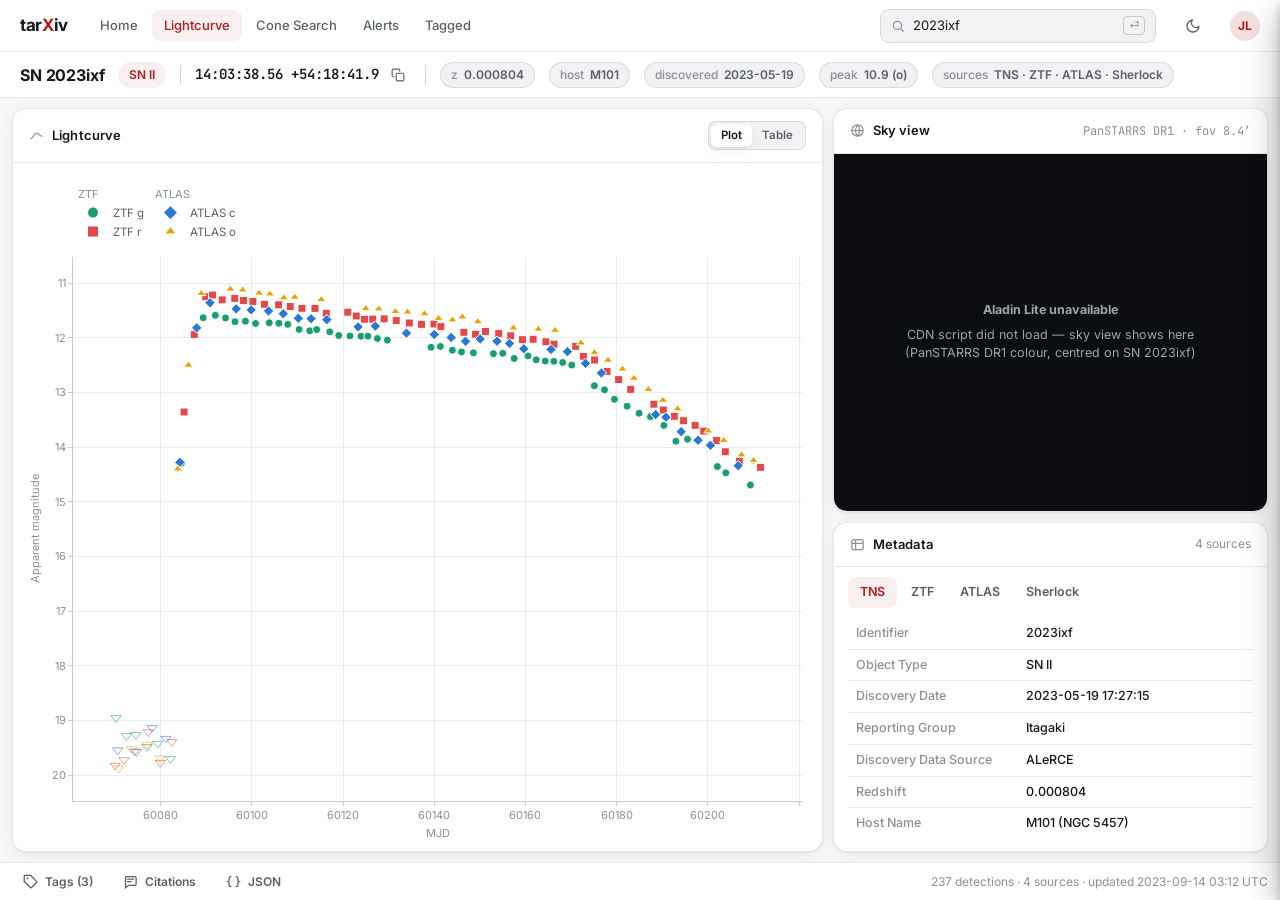
<file: mockups/mockup-1-dense.html>
<!DOCTYPE html>
<html lang="en" data-theme="light">
<head>
<meta charset="utf-8">
<meta name="viewport" content="width=device-width, initial-scale=1">
<title>TarXiv mockup 1 — Mission control (dense)</title>
<link rel="preconnect" href="https://fonts.googleapis.com">
<link href="https://fonts.googleapis.com/css2?family=Inter:wght@400;500;600;700&family=JetBrains+Mono:wght@400;600&display=swap" rel="stylesheet">
<link rel="stylesheet" href="shared.css">
<script>
  try { document.documentElement.dataset.theme = localStorage.getItem("tarxiv-mock-theme") || "light"; } catch (e) {}
</script>
<script src="https://cdn.plot.ly/plotly-2.35.2.min.js" charset="utf-8"></script>
<script src="https://aladin.cds.unistra.fr/AladinLite/api/v3/latest/aladin.js" charset="utf-8"></script>
<style>
  html, body { overflow: hidden; }   /* the whole point: no page scroll */

  .shell { height: 100vh; display: flex; flex-direction: column; }

  /* slim object identity strip */
  .objbar {
    display: flex; align-items: center; gap: 14px;
    padding: 0 20px; height: 46px; flex-shrink: 0;
    border-bottom: 1px solid var(--border);
    background: var(--card);
    overflow-x: auto;
  }
  .objbar h1 { font-size: 16px; font-weight: 700; letter-spacing: -0.01em; white-space: nowrap; }
  .objbar .sep { width: 1px; height: 20px; background: var(--border-strong); flex-shrink: 0; }

  .main {
    flex: 1; min-height: 0;
    display: grid;
    grid-template-columns: minmax(0, 1fr) clamp(340px, 34vw, 480px);
    grid-template-rows: minmax(0, 11fr) minmax(0, 9fr);
    gap: 10px; padding: 10px 12px;
  }
  .main .card { display: flex; flex-direction: column; min-height: 0; }
  .main .card .card-body { flex: 1; min-height: 0; padding: 8px; }

  #lc-card { grid-row: 1 / 3; }
  #lc-table-wrap { display: none; overflow: auto; height: 100%; padding: 0 8px; }
  #lc-card.show-table #lc-table-wrap { display: block; }
  #lc-card.show-table #lc-plot { display: none; }

  .statusbar {
    display: flex; align-items: center; gap: 8px;
    height: 38px; flex-shrink: 0; padding: 0 12px;
    border-top: 1px solid var(--border); background: var(--card);
    font-size: 12px; color: var(--ink-2);
  }
</style>
</head>
<body>
<div class="shell">

  <header class="topbar" id="topbar"></header>

  <div class="objbar">
    <h1>SN 2023ixf</h1>
    <span class="chip brand">SN II</span>
    <span class="sep"></span>
    <span id="coords-slot"></span>
    <span class="sep"></span>
    <span class="chip"><span class="k">z</span> 0.000804</span>
    <span class="chip"><span class="k">host</span> M101</span>
    <span class="chip"><span class="k">discovered</span> 2023-05-19</span>
    <span class="chip"><span class="k">peak</span> 10.9 (o)</span>
    <span class="chip"><span class="k">sources</span> TNS · ZTF · ATLAS · Sherlock</span>
  </div>

  <main class="main">
    <section class="card" id="lc-card">
      <div class="card-head">
        <h2 id="lc-title-icon">Lightcurve</h2>
        <div class="spacer"></div>
        <div class="seg" id="lc-seg">
          <button class="active" data-view="plot">Plot</button>
          <button data-view="table">Table</button>
        </div>
      </div>
      <div class="card-body">
        <div id="lc-plot" class="plot-host"></div>
        <div id="lc-table-wrap"></div>
      </div>
    </section>

    <section class="card">
      <div class="card-head">
        <h2 id="sky-title-icon">Sky view</h2>
        <div class="spacer"></div>
        <span class="faint small mono">PanSTARRS DR1 · fov 8.4′</span>
      </div>
      <div class="card-body" style="padding:0">
        <div id="aladin-div" class="aladin-host"></div>
      </div>
    </section>

    <section class="card">
      <div class="card-head">
        <h2 id="meta-title-icon">Metadata</h2>
        <div class="spacer"></div>
        <span class="faint small">4 sources</span>
      </div>
      <div class="card-body" style="display:flex;flex-direction:column;padding:10px 14px 12px">
        <div id="meta-tabs" style="display:flex;flex-direction:column;min-height:0;flex:1"></div>
      </div>
    </section>
  </main>

  <footer class="statusbar">
    <button class="btn btn-ghost btn-sm" onclick="openDrawer('tags')" id="btn-tags"></button>
    <button class="btn btn-ghost btn-sm" onclick="openDrawer('cite')" id="btn-cite"></button>
    <button class="btn btn-ghost btn-sm" onclick="openDrawer('json')" id="btn-json"></button>
    <div class="spacer" style="flex:1"></div>
    <span class="faint">237 detections · 4 sources · updated 2023-09-14 03:12 UTC</span>
  </footer>
</div>

<!-- drawers for low-frequency content -->
<div class="drawer-backdrop" id="backdrop" onclick="closeDrawers()"></div>

<aside class="drawer" id="drawer-tags">
  <div class="drawer-head">Tags<div class="spacer" style="flex:1"></div>
    <button class="icon-btn sm" onclick="closeDrawers()">✕</button></div>
  <div class="drawer-body">
    <div style="display:flex;flex-wrap:wrap;gap:8px" id="tags-list"></div>
    <div id="tags-assign"></div>
  </div>
</aside>

<aside class="drawer" id="drawer-cite">
  <div class="drawer-head">Citations<div class="spacer" style="flex:1"></div>
    <button class="btn btn-outline btn-sm" onclick="copyText(CITATIONS_BIB, this)">Copy BibTeX</button>
    <button class="icon-btn sm" onclick="closeDrawers()">✕</button></div>
  <div class="drawer-body"><pre class="codeblock" id="cite-block"></pre></div>
</aside>

<aside class="drawer" id="drawer-json">
  <div class="drawer-head">Full metadata (JSON)<div class="spacer" style="flex:1"></div>
    <button class="btn btn-outline btn-sm" onclick="copyText(fullJsonDump(), this)">Copy</button>
    <button class="icon-btn sm" onclick="closeDrawers()">✕</button></div>
  <div class="drawer-body"><pre class="codeblock" id="json-block"></pre></div>
</aside>

<script src="shared.js"></script>
<script>
  document.getElementById("topbar").innerHTML = topbarHTML("lightcurve");
  document.getElementById("coords-slot").innerHTML = coordsCopyHTML();
  document.getElementById("lc-title-icon").innerHTML = ICONS.curve + " Lightcurve";
  document.getElementById("sky-title-icon").innerHTML = ICONS.globe + " Sky view";
  document.getElementById("meta-title-icon").innerHTML = ICONS.table + " Metadata";
  document.getElementById("btn-tags").innerHTML = ICONS.tag + " Tags (3)";
  document.getElementById("btn-cite").innerHTML = ICONS.quote + " Citations";
  document.getElementById("btn-json").innerHTML = ICONS.json + " JSON";
  document.getElementById("cite-block").textContent = CITATIONS_BIB;
  document.getElementById("json-block").textContent = fullJsonDump();
  document.getElementById("tags-list").innerHTML = tagsHTML();
  document.getElementById("tags-assign").innerHTML = tagAssignHTML();

  mountLightcurve(document.getElementById("lc-plot"), { compact: true });
  mountAladin(document.getElementById("aladin-div"));
  mountMetaTabs(document.getElementById("meta-tabs"), "pill");

  /* plot / table toggle */
  const lcCard = document.getElementById("lc-card");
  document.querySelectorAll("#lc-seg button").forEach((b) => {
    b.onclick = () => {
      document.querySelectorAll("#lc-seg button").forEach((x) => x.classList.remove("active"));
      b.classList.add("active");
      lcCard.classList.toggle("show-table", b.dataset.view === "table");
      if (b.dataset.view === "table" && !lcCard.dataset.tableBuilt) {
        document.getElementById("lc-table-wrap").innerHTML = photometryTableHTML();
        lcCard.dataset.tableBuilt = "1";
      } else if (b.dataset.view === "plot") {
        Plotly.Plots.resize(document.getElementById("lc-plot"));
      }
    };
  });
  onThemeChange(() => { lcCard.dataset.tableBuilt = "";  // rebuild swatches on next open
    if (lcCard.classList.contains("show-table")) {
      document.getElementById("lc-table-wrap").innerHTML = photometryTableHTML();
      lcCard.dataset.tableBuilt = "1";
    }
  });

  /* drawers */
  function openDrawer(which) {
    closeDrawers();
    document.getElementById("backdrop").classList.add("open");
    document.getElementById("drawer-" + which).classList.add("open");
  }
  function closeDrawers() {
    document.querySelectorAll(".drawer, .drawer-backdrop").forEach((d) => d.classList.remove("open"));
  }
  document.addEventListener("keydown", (e) => { if (e.key === "Escape") closeDrawers(); });
</script>
</body>
</html>
</file>
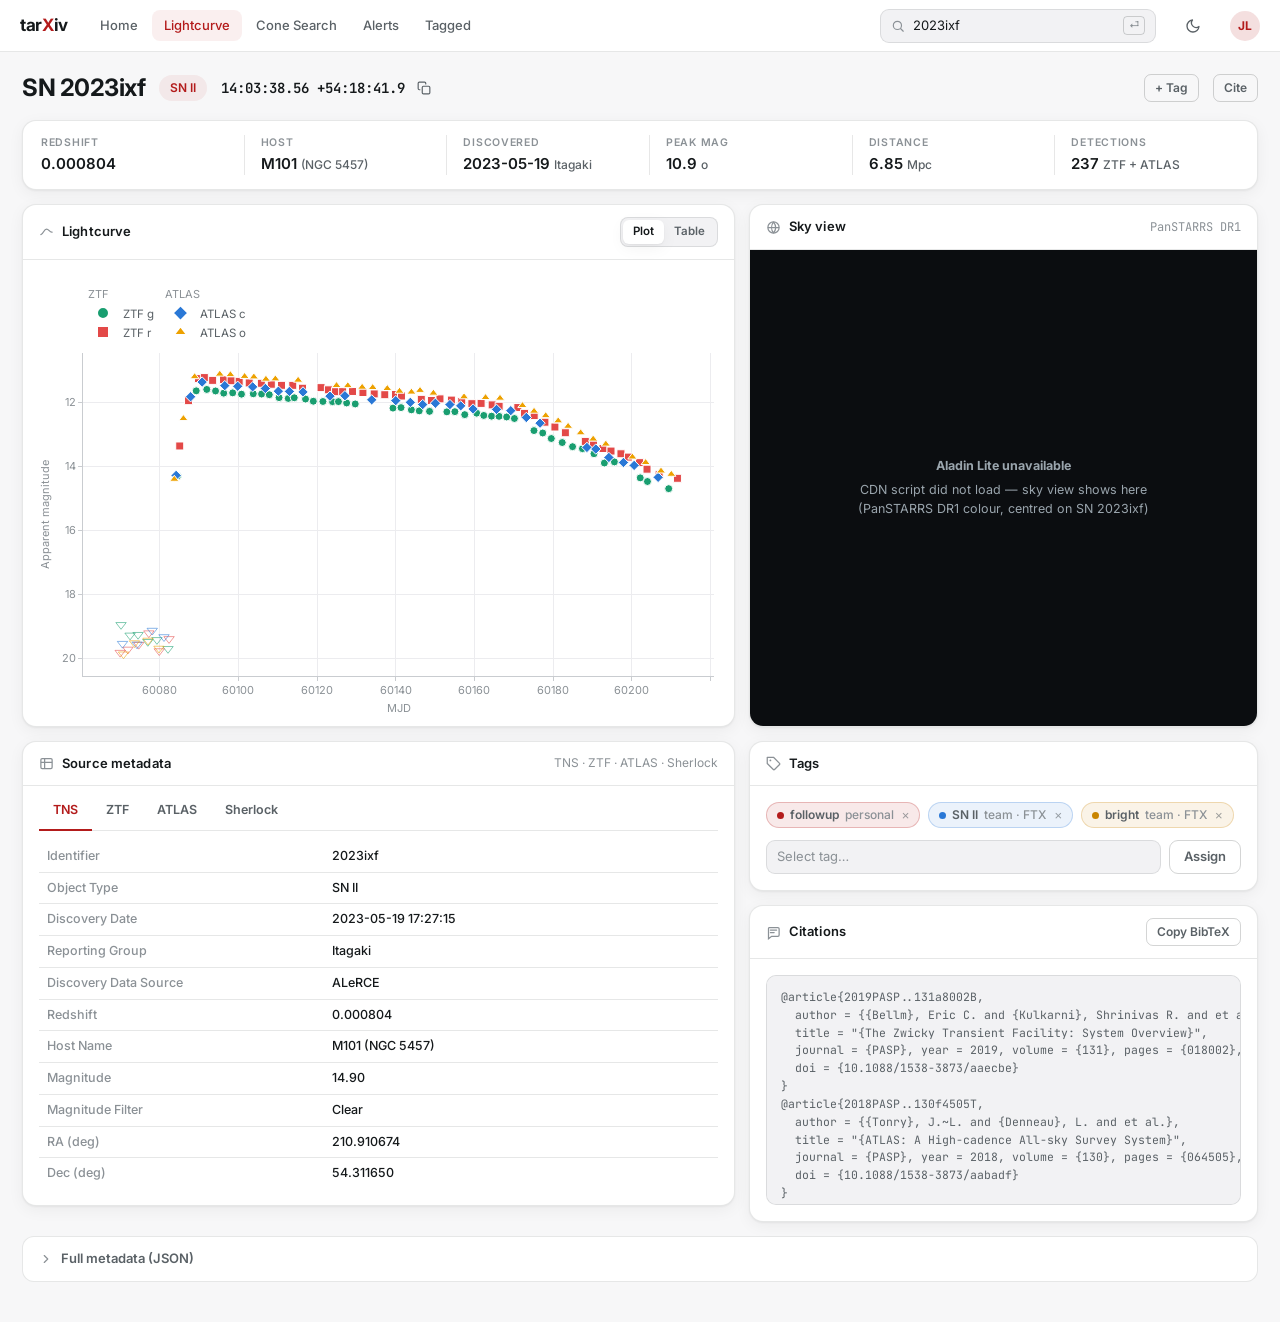
<file: mockups/mockup-2-balanced.html>
<!DOCTYPE html>
<html lang="en" data-theme="light">
<head>
<meta charset="utf-8">
<meta name="viewport" content="width=device-width, initial-scale=1">
<title>TarXiv mockup 2 — Balanced</title>
<link rel="preconnect" href="https://fonts.googleapis.com">
<link href="https://fonts.googleapis.com/css2?family=Inter:wght@400;500;600;700&family=JetBrains+Mono:wght@400;600&display=swap" rel="stylesheet">
<link rel="stylesheet" href="shared.css">
<script>
  try { document.documentElement.dataset.theme = localStorage.getItem("tarxiv-mock-theme") || "light"; } catch (e) {}
</script>
<script src="https://cdn.plot.ly/plotly-2.35.2.min.js" charset="utf-8"></script>
<script src="https://aladin.cds.unistra.fr/AladinLite/api/v3/latest/aladin.js" charset="utf-8"></script>
<style>
  .container { max-width: 1380px; margin: 0 auto; padding: 18px 22px 40px; }

  .page-head {
    display: flex; align-items: center; gap: 14px; flex-wrap: wrap;
    margin-bottom: 14px;
  }
  .page-head h1 { font-size: 24px; font-weight: 700; letter-spacing: -0.02em; }

  /* summary strip: the "key metadata without scrolling" answer */
  .summary {
    display: grid;
    grid-template-columns: repeat(6, minmax(0, 1fr));
    gap: 18px;
    padding: 14px 18px;
    margin-bottom: 14px;
  }
  .summary .stat { border-left: 1px solid var(--border); padding-left: 16px; }
  .summary .stat:first-child { border-left: none; padding-left: 0; }

  .hero-grid {
    display: grid;
    grid-template-columns: minmax(0, 7fr) minmax(0, 5fr);
    gap: 14px; margin-bottom: 14px;
  }
  .hero-grid .card { display: flex; flex-direction: column; }
  .hero-grid .card-body { flex: 1; min-height: 0; padding: 8px; }
  #lc-body { height: 430px; }
  #sky-body { height: 430px; padding: 0; }

  #lc-table-wrap { display: none; overflow: auto; height: 430px; padding: 0 8px; }
  #lc-card.show-table #lc-table-wrap { display: block; }
  #lc-card.show-table #lc-body { display: none; }

  .lower-grid {
    display: grid;
    grid-template-columns: minmax(0, 7fr) minmax(0, 5fr);
    gap: 14px; margin-bottom: 14px;
    align-items: start;
  }
  .stack { display: flex; flex-direction: column; gap: 14px; }

  @media (max-width: 1100px) {
    .summary { grid-template-columns: repeat(3, 1fr); row-gap: 14px; }
    .summary .stat:nth-child(4) { border-left: none; padding-left: 0; }
    .hero-grid, .lower-grid { grid-template-columns: 1fr; }
  }
</style>
</head>
<body>

<header class="topbar" id="topbar"></header>

<div class="container">

  <div class="page-head">
    <h1>SN 2023ixf</h1>
    <span class="chip brand">SN II</span>
    <span id="coords-slot"></span>
    <div style="flex:1"></div>
    <button class="btn btn-outline btn-sm" onclick="location.hash='#tags'">+ Tag</button>
    <button class="btn btn-outline btn-sm" onclick="copyText(CITATIONS_BIB, this)">Cite</button>
  </div>

  <section class="card summary">
    <div class="stat"><span class="k">Redshift</span><span class="v">0.000804</span></div>
    <div class="stat"><span class="k">Host</span><span class="v">M101 <span class="unit">(NGC 5457)</span></span></div>
    <div class="stat"><span class="k">Discovered</span><span class="v">2023-05-19 <span class="unit">Itagaki</span></span></div>
    <div class="stat"><span class="k">Peak mag</span><span class="v">10.9 <span class="unit">o</span></span></div>
    <div class="stat"><span class="k">Distance</span><span class="v">6.85 <span class="unit">Mpc</span></span></div>
    <div class="stat"><span class="k">Detections</span><span class="v">237 <span class="unit">ZTF + ATLAS</span></span></div>
  </section>

  <div class="hero-grid">
    <section class="card" id="lc-card">
      <div class="card-head">
        <h2 id="lc-title-icon">Lightcurve</h2>
        <div class="spacer"></div>
        <div class="seg" id="lc-seg">
          <button class="active" data-view="plot">Plot</button>
          <button data-view="table">Table</button>
        </div>
      </div>
      <div class="card-body" id="lc-body"><div id="lc-plot" class="plot-host"></div></div>
      <div id="lc-table-wrap"></div>
    </section>

    <section class="card">
      <div class="card-head">
        <h2 id="sky-title-icon">Sky view</h2>
        <div class="spacer"></div>
        <span class="faint small mono">PanSTARRS DR1</span>
      </div>
      <div class="card-body" id="sky-body"><div id="aladin-div" class="aladin-host"></div></div>
    </section>
  </div>

  <div class="lower-grid">
    <section class="card">
      <div class="card-head">
        <h2 id="meta-title-icon">Source metadata</h2>
        <div class="spacer"></div>
        <span class="faint small">TNS · ZTF · ATLAS · Sherlock</span>
      </div>
      <div class="card-body" style="padding:6px 16px 16px">
        <div id="meta-tabs" style="display:flex;flex-direction:column;max-height:420px"></div>
      </div>
    </section>

    <div class="stack">
      <section class="card" id="tags">
        <div class="card-head"><h2 id="tags-title-icon">Tags</h2></div>
        <div class="card-body">
          <div style="display:flex;flex-wrap:wrap;gap:8px" id="tags-list"></div>
          <div id="tags-assign"></div>
        </div>
      </section>

      <section class="card">
        <div class="card-head">
          <h2 id="cite-title-icon">Citations</h2>
          <div class="spacer"></div>
          <button class="btn btn-outline btn-sm" onclick="copyText(CITATIONS_BIB, this)">Copy BibTeX</button>
        </div>
        <div class="card-body">
          <pre class="codeblock" style="max-height:230px" id="cite-block"></pre>
        </div>
      </section>
    </div>
  </div>

  <details class="accordion">
    <summary id="json-summary"></summary>
    <div class="accordion-body">
      <pre class="codeblock" style="max-height:380px" id="json-block"></pre>
    </div>
  </details>

</div>

<script src="shared.js"></script>
<script>
  document.getElementById("topbar").innerHTML = topbarHTML("lightcurve");
  document.getElementById("coords-slot").innerHTML = coordsCopyHTML();
  document.getElementById("lc-title-icon").innerHTML = ICONS.curve + " Lightcurve";
  document.getElementById("sky-title-icon").innerHTML = ICONS.globe + " Sky view";
  document.getElementById("meta-title-icon").innerHTML = ICONS.table + " Source metadata";
  document.getElementById("tags-title-icon").innerHTML = ICONS.tag + " Tags";
  document.getElementById("cite-title-icon").innerHTML = ICONS.quote + " Citations";
  document.getElementById("json-summary").innerHTML = ICONS.chev + " Full metadata (JSON)";
  document.getElementById("cite-block").textContent = CITATIONS_BIB;
  document.getElementById("json-block").textContent = fullJsonDump();
  document.getElementById("tags-list").innerHTML = tagsHTML();
  document.getElementById("tags-assign").innerHTML = tagAssignHTML();

  mountLightcurve(document.getElementById("lc-plot"));
  mountAladin(document.getElementById("aladin-div"));
  mountMetaTabs(document.getElementById("meta-tabs"), "underline");

  const lcCard = document.getElementById("lc-card");
  document.querySelectorAll("#lc-seg button").forEach((b) => {
    b.onclick = () => {
      document.querySelectorAll("#lc-seg button").forEach((x) => x.classList.remove("active"));
      b.classList.add("active");
      const table = b.dataset.view === "table";
      lcCard.classList.toggle("show-table", table);
      if (table) document.getElementById("lc-table-wrap").innerHTML = photometryTableHTML();
      else Plotly.Plots.resize(document.getElementById("lc-plot"));
    };
  });
  onThemeChange(() => {
    if (lcCard.classList.contains("show-table"))
      document.getElementById("lc-table-wrap").innerHTML = photometryTableHTML();
  });
</script>
</body>
</html>
</file>
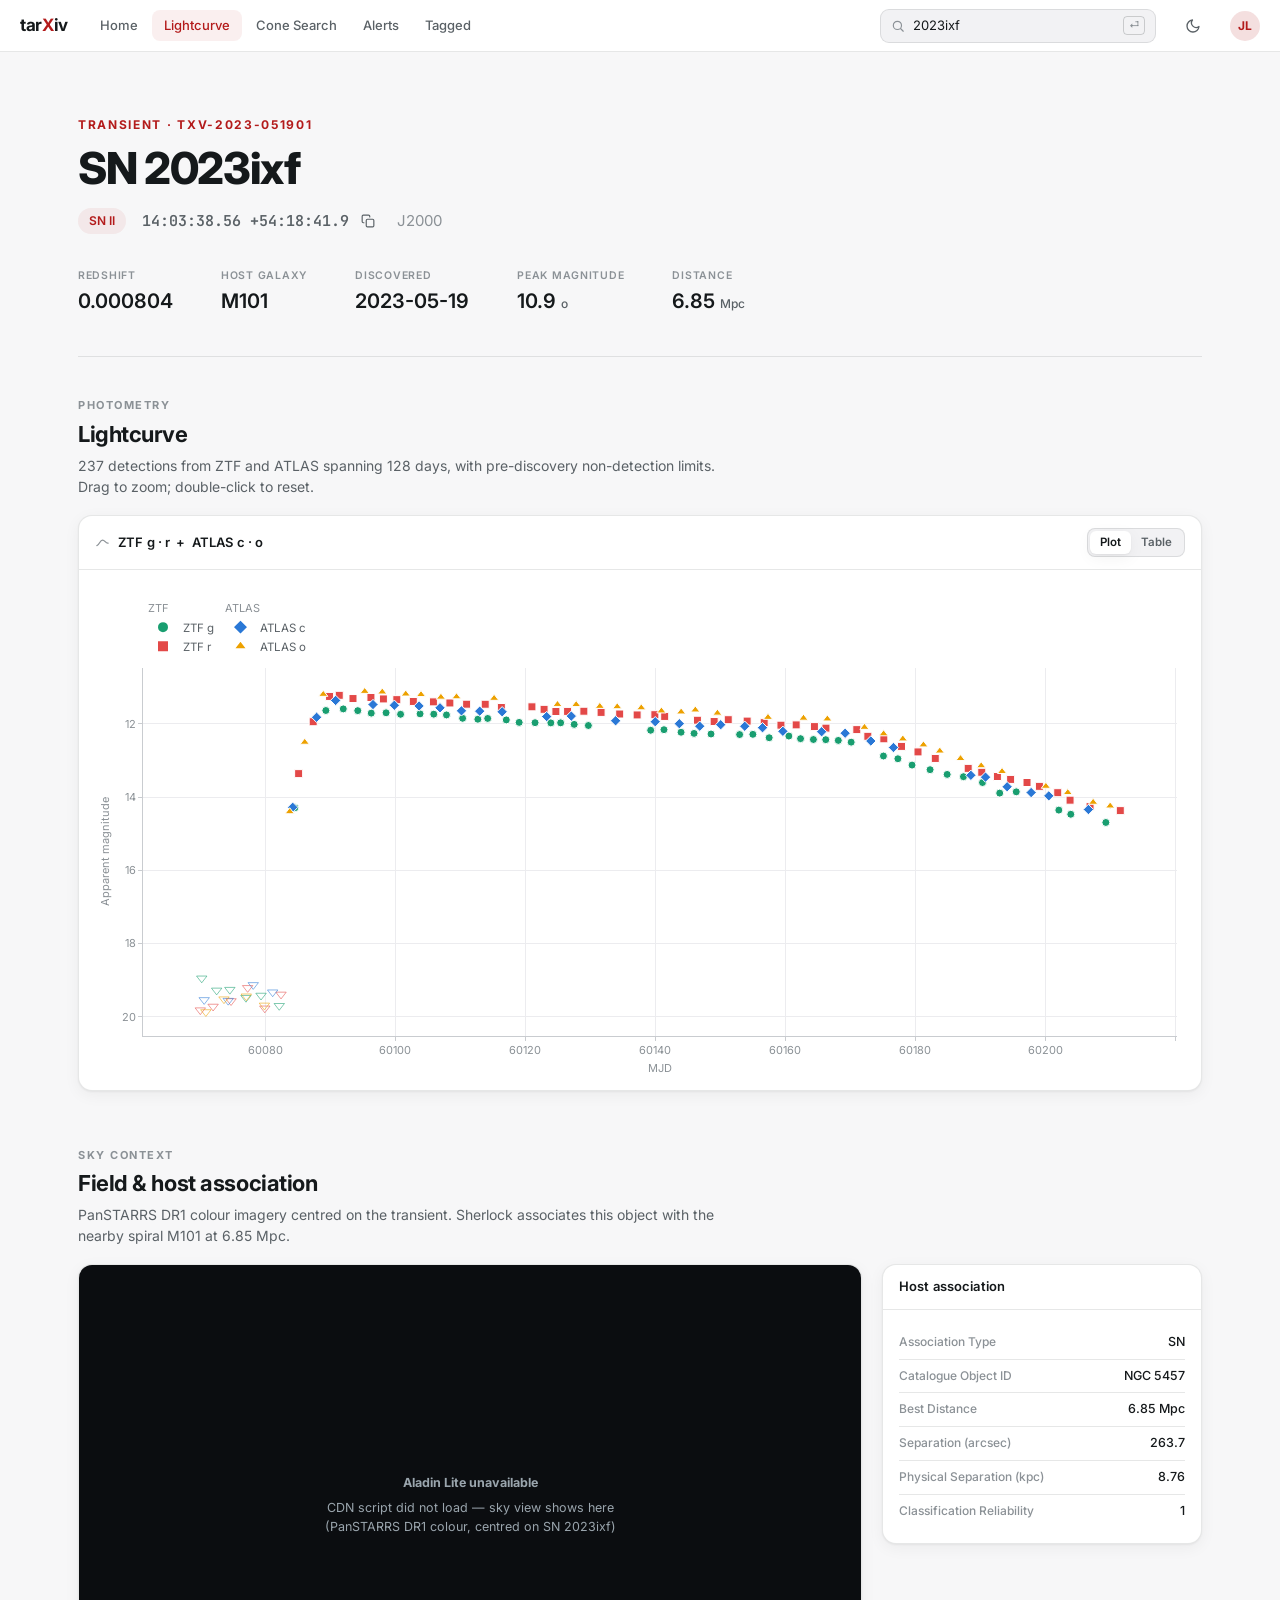
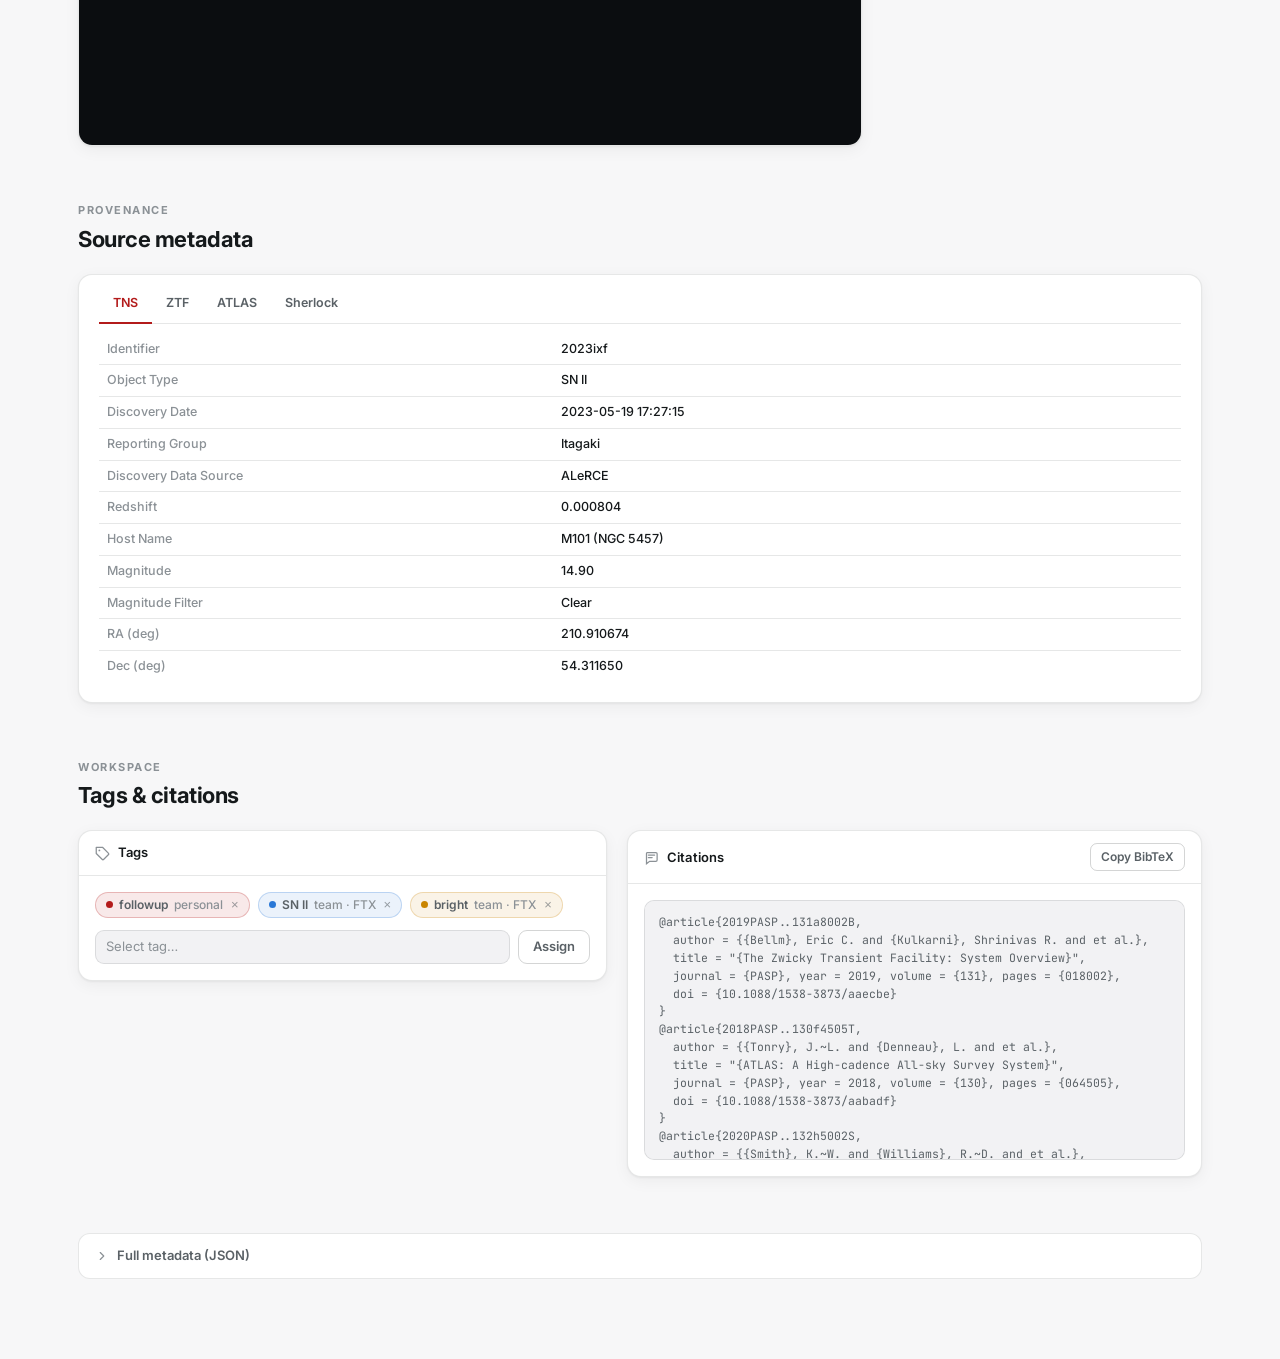
<file: mockups/mockup-3-spacious.html>
<!DOCTYPE html>
<html lang="en" data-theme="light">
<head>
<meta charset="utf-8">
<meta name="viewport" content="width=device-width, initial-scale=1">
<title>TarXiv mockup 3 — Spacious</title>
<link rel="preconnect" href="https://fonts.googleapis.com">
<link href="https://fonts.googleapis.com/css2?family=Inter:wght@400;500;600;700;800&family=JetBrains+Mono:wght@400;600&display=swap" rel="stylesheet">
<link rel="stylesheet" href="shared.css">
<script>
  try { document.documentElement.dataset.theme = localStorage.getItem("tarxiv-mock-theme") || "light"; } catch (e) {}
</script>
<script src="https://cdn.plot.ly/plotly-2.35.2.min.js" charset="utf-8"></script>
<script src="https://aladin.cds.unistra.fr/AladinLite/api/v3/latest/aladin.js" charset="utf-8"></script>
<style>
  .container { max-width: 1180px; margin: 0 auto; padding: 0 28px 80px; }

  .hero {
    padding: 64px 0 40px;
    border-bottom: 1px solid var(--border);
    margin-bottom: 40px;
  }
  .hero .eyebrow {
    font-size: 12px; font-weight: 700; letter-spacing: 0.14em; text-transform: uppercase;
    color: var(--primary-ink); margin-bottom: 10px;
  }
  .hero h1 { font-size: 44px; font-weight: 800; letter-spacing: -0.03em; line-height: 1.1; }
  .hero .sub {
    display: flex; align-items: center; gap: 16px; flex-wrap: wrap;
    margin-top: 16px; color: var(--ink-2); font-size: 15px;
  }
  .hero .sub .mono { font-size: 15px; }
  .hero .facts-row {
    display: flex; gap: 48px; flex-wrap: wrap; margin-top: 34px;
  }
  .hero .stat .v { font-size: 20px; }

  .section { margin-bottom: 56px; }
  .section-head { margin-bottom: 18px; }
  .section-head .eyebrow {
    font-size: 11px; font-weight: 700; letter-spacing: 0.14em; text-transform: uppercase;
    color: var(--ink-3); margin-bottom: 4px;
  }
  .section-head h2 { font-size: 22px; font-weight: 700; letter-spacing: -0.02em; }
  .section-head p { color: var(--ink-2); margin-top: 4px; max-width: 640px; }

  #lc-body { height: 520px; padding: 12px; }
  #lc-table-wrap { display: none; max-height: 520px; overflow: auto; padding: 0 12px 12px; }
  #lc-card.show-table #lc-table-wrap { display: block; }
  #lc-card.show-table #lc-body { display: none; }

  .sky-grid {
    display: grid; grid-template-columns: minmax(0, 1fr) 320px; gap: 20px;
    align-items: stretch;
  }
  #sky-body { height: 480px; padding: 0; }
  .sky-side { display: flex; flex-direction: column; gap: 20px; }

  .lower-grid { display: grid; grid-template-columns: 1fr 1fr; gap: 20px; align-items: start; }

  @media (max-width: 980px) {
    .hero h1 { font-size: 34px; }
    .sky-grid, .lower-grid { grid-template-columns: 1fr; }
  }
</style>
</head>
<body>

<header class="topbar" id="topbar"></header>

<div class="container">

  <section class="hero">
    <div class="eyebrow">Transient · TXV-2023-051901</div>
    <h1>SN 2023ixf</h1>
    <div class="sub">
      <span class="chip brand">SN II</span>
      <span id="coords-slot"></span>
      <span class="faint">J2000</span>
    </div>
    <div class="facts-row">
      <div class="stat"><span class="k">Redshift</span><span class="v">0.000804</span></div>
      <div class="stat"><span class="k">Host galaxy</span><span class="v">M101</span></div>
      <div class="stat"><span class="k">Discovered</span><span class="v">2023-05-19</span></div>
      <div class="stat"><span class="k">Peak magnitude</span><span class="v">10.9 <span class="unit">o</span></span></div>
      <div class="stat"><span class="k">Distance</span><span class="v">6.85 <span class="unit">Mpc</span></span></div>
    </div>
  </section>

  <section class="section">
    <div class="section-head">
      <div class="eyebrow">Photometry</div>
      <h2>Lightcurve</h2>
      <p>237 detections from ZTF and ATLAS spanning 128 days, with pre-discovery
         non-detection limits. Drag to zoom; double-click to reset.</p>
    </div>
    <div class="card" id="lc-card">
      <div class="card-head">
        <h2 id="lc-title-icon">ZTF g · r &nbsp;+&nbsp; ATLAS c · o</h2>
        <div class="spacer"></div>
        <div class="seg" id="lc-seg">
          <button class="active" data-view="plot">Plot</button>
          <button data-view="table">Table</button>
        </div>
      </div>
      <div class="card-body" id="lc-body"><div id="lc-plot" class="plot-host"></div></div>
      <div id="lc-table-wrap"></div>
    </div>
  </section>

  <section class="section">
    <div class="section-head">
      <div class="eyebrow">Sky context</div>
      <h2>Field &amp; host association</h2>
      <p>PanSTARRS DR1 colour imagery centred on the transient. Sherlock associates
         this object with the nearby spiral M101 at 6.85 Mpc.</p>
    </div>
    <div class="sky-grid">
      <div class="card">
        <div class="card-body" id="sky-body"><div id="aladin-div" class="aladin-host" style="border-radius:13px"></div></div>
      </div>
      <div class="sky-side">
        <div class="card">
          <div class="card-head"><h2>Host association</h2></div>
          <div class="card-body facts" id="sherlock-facts"></div>
        </div>
      </div>
    </div>
  </section>

  <section class="section">
    <div class="section-head">
      <div class="eyebrow">Provenance</div>
      <h2>Source metadata</h2>
    </div>
    <div class="card">
      <div class="card-body" style="padding:10px 20px 20px">
        <div id="meta-tabs" style="display:flex;flex-direction:column"></div>
      </div>
    </div>
  </section>

  <section class="section">
    <div class="section-head">
      <div class="eyebrow">Workspace</div>
      <h2>Tags &amp; citations</h2>
    </div>
    <div class="lower-grid">
      <div class="card">
        <div class="card-head"><h2 id="tags-title-icon">Tags</h2></div>
        <div class="card-body">
          <div style="display:flex;flex-wrap:wrap;gap:8px" id="tags-list"></div>
          <div id="tags-assign"></div>
        </div>
      </div>
      <div class="card">
        <div class="card-head">
          <h2 id="cite-title-icon">Citations</h2>
          <div class="spacer"></div>
          <button class="btn btn-outline btn-sm" onclick="copyText(CITATIONS_BIB, this)">Copy BibTeX</button>
        </div>
        <div class="card-body"><pre class="codeblock" style="max-height:260px" id="cite-block"></pre></div>
      </div>
    </div>
  </section>

  <details class="accordion">
    <summary id="json-summary"></summary>
    <div class="accordion-body"><pre class="codeblock" style="max-height:400px" id="json-block"></pre></div>
  </details>

</div>

<script src="shared.js"></script>
<script>
  document.getElementById("topbar").innerHTML = topbarHTML("lightcurve");
  document.getElementById("coords-slot").innerHTML = coordsCopyHTML();
  document.getElementById("lc-title-icon").innerHTML = ICONS.curve + " ZTF g · r &nbsp;+&nbsp; ATLAS c · o";
  document.getElementById("tags-title-icon").innerHTML = ICONS.tag + " Tags";
  document.getElementById("cite-title-icon").innerHTML = ICONS.quote + " Citations";
  document.getElementById("json-summary").innerHTML = ICONS.chev + " Full metadata (JSON)";
  document.getElementById("cite-block").textContent = CITATIONS_BIB;
  document.getElementById("json-block").textContent = fullJsonDump();
  document.getElementById("tags-list").innerHTML = tagsHTML();
  document.getElementById("tags-assign").innerHTML = tagAssignHTML();

  /* Sherlock highlights beside the sky view */
  const sh = SOURCES.find((s) => s.key === "sherlock").fields;
  document.getElementById("sherlock-facts").innerHTML =
    ["Association Type", "Catalogue Object ID", "Best Distance", "Separation (arcsec)", "Physical Separation (kpc)", "Classification Reliability"]
      .map((k) => `<div class="fact"><span class="k">${k}</span><span class="v">${sh[k]}</span></div>`).join("");

  mountLightcurve(document.getElementById("lc-plot"));
  mountAladin(document.getElementById("aladin-div"));
  mountMetaTabs(document.getElementById("meta-tabs"), "underline");

  const lcCard = document.getElementById("lc-card");
  document.querySelectorAll("#lc-seg button").forEach((b) => {
    b.onclick = () => {
      document.querySelectorAll("#lc-seg button").forEach((x) => x.classList.remove("active"));
      b.classList.add("active");
      const table = b.dataset.view === "table";
      lcCard.classList.toggle("show-table", table);
      if (table) document.getElementById("lc-table-wrap").innerHTML = photometryTableHTML();
      else Plotly.Plots.resize(document.getElementById("lc-plot"));
    };
  });
  onThemeChange(() => {
    if (lcCard.classList.contains("show-table"))
      document.getElementById("lc-table-wrap").innerHTML = photometryTableHTML();
  });
</script>
</body>
</html>
</file>
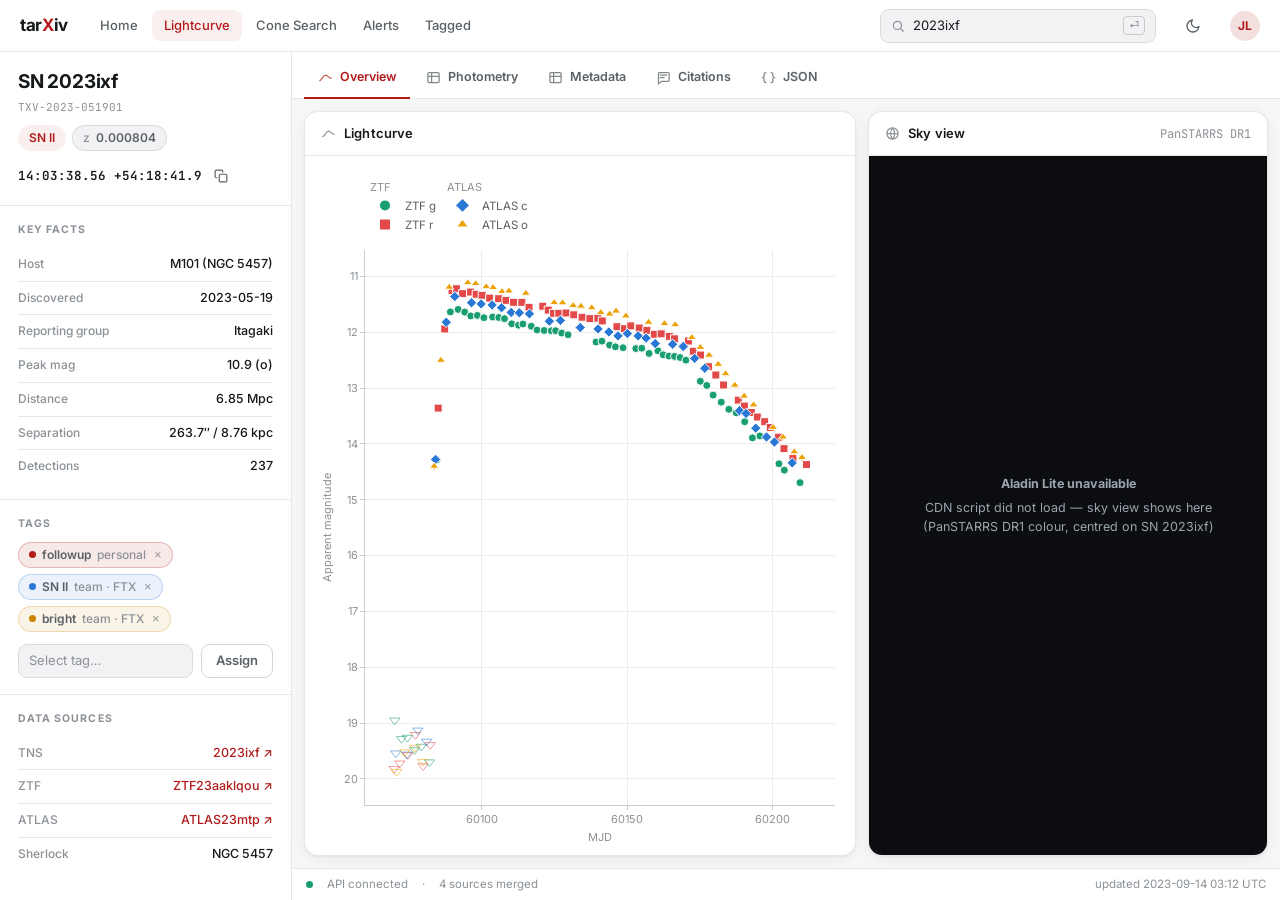
<file: mockups/mockup-4-workspace.html>
<!DOCTYPE html>
<html lang="en" data-theme="light">
<head>
<meta charset="utf-8">
<meta name="viewport" content="width=device-width, initial-scale=1">
<title>TarXiv mockup 4 — Workspace</title>
<link rel="preconnect" href="https://fonts.googleapis.com">
<link href="https://fonts.googleapis.com/css2?family=Inter:wght@400;500;600;700&family=JetBrains+Mono:wght@400;600&display=swap" rel="stylesheet">
<link rel="stylesheet" href="shared.css">
<script>
  try { document.documentElement.dataset.theme = localStorage.getItem("tarxiv-mock-theme") || "light"; } catch (e) {}
</script>
<script src="https://cdn.plot.ly/plotly-2.35.2.min.js" charset="utf-8"></script>
<script src="https://aladin.cds.unistra.fr/AladinLite/api/v3/latest/aladin.js" charset="utf-8"></script>
<style>
  html, body { overflow: hidden; }

  .shell { height: 100vh; display: flex; flex-direction: column; }
  .work { flex: 1; min-height: 0; display: flex; }

  /* ------------------------------------------------ persistent sidebar */
  .sidebar {
    width: 292px; flex-shrink: 0;
    border-right: 1px solid var(--border);
    background: var(--card);
    display: flex; flex-direction: column;
    overflow-y: auto;
  }
  .side-sec { padding: 16px 18px; border-bottom: 1px solid var(--border); }
  .side-sec h3 {
    font-size: 10.5px; font-weight: 700; letter-spacing: 0.1em; text-transform: uppercase;
    color: var(--ink-3); margin-bottom: 10px;
  }
  .obj-title { font-size: 19px; font-weight: 700; letter-spacing: -0.01em; }
  .obj-id { font-size: 11px; color: var(--ink-3); margin-top: 2px; }

  /* ------------------------------------------------------- main panels */
  .main { flex: 1; min-width: 0; display: flex; flex-direction: column; }
  .panel-tabs {
    display: flex; gap: 2px; padding: 8px 12px 0;
    border-bottom: 1px solid var(--border); background: var(--card);
    flex-shrink: 0;
  }
  .panel-tabs button {
    font: inherit; font-size: 12.5px; font-weight: 600; color: var(--ink-2);
    display: inline-flex; align-items: center; gap: 7px;
    background: transparent; border: none; cursor: pointer;
    padding: 8px 14px 10px; border-bottom: 2px solid transparent; margin-bottom: -1px;
    border-radius: 8px 8px 0 0;
  }
  .panel-tabs button:hover { color: var(--ink); background: var(--card-2); }
  .panel-tabs button.active { color: var(--primary-ink); border-bottom-color: var(--primary-ink); background: transparent; }
  .panel-tabs button svg { opacity: 0.75; }

  .panels { flex: 1; min-height: 0; position: relative; }
  .panel { position: absolute; inset: 0; padding: 12px; display: none; }
  .panel.active { display: block; }

  .split { display: grid; grid-template-columns: minmax(0, 58fr) minmax(0, 42fr); gap: 12px; height: 100%; }
  .split .card { display: flex; flex-direction: column; min-height: 0; }
  .split .card-body { flex: 1; min-height: 0; padding: 8px; }

  .panel .full-card { height: 100%; display: flex; flex-direction: column; }
  .panel .full-card .card-body { flex: 1; min-height: 0; overflow: auto; }

  .statusbar {
    display: flex; align-items: center; gap: 14px;
    height: 32px; flex-shrink: 0; padding: 0 14px;
    border-top: 1px solid var(--border); background: var(--card);
    font-size: 11.5px; color: var(--ink-3);
  }
  .statusbar .dot-ok { width: 7px; height: 7px; border-radius: 50%; background: #199e70; }
</style>
</head>
<body>
<div class="shell">

  <header class="topbar" id="topbar"></header>

  <div class="work">
    <!-- persistent object sidebar -->
    <aside class="sidebar">
      <div class="side-sec">
        <div class="obj-title">SN 2023ixf</div>
        <div class="obj-id mono">TXV-2023-051901</div>
        <div style="display:flex;gap:6px;margin-top:10px;flex-wrap:wrap">
          <span class="chip brand">SN II</span>
          <span class="chip"><span class="k">z</span> 0.000804</span>
        </div>
        <div style="margin-top:12px;font-size:12.5px" id="coords-slot"></div>
      </div>

      <div class="side-sec">
        <h3>Key facts</h3>
        <div class="facts" id="key-facts"></div>
      </div>

      <div class="side-sec">
        <h3>Tags</h3>
        <div style="display:flex;flex-wrap:wrap;gap:6px" id="tags-list"></div>
        <div id="tags-assign"></div>
      </div>

      <div class="side-sec" style="border-bottom:none">
        <h3>Data sources</h3>
        <div class="facts">
          <div class="fact"><span class="k">TNS</span><span class="v"><a href="#">2023ixf ↗</a></span></div>
          <div class="fact"><span class="k">ZTF</span><span class="v"><a href="#">ZTF23aaklqou ↗</a></span></div>
          <div class="fact"><span class="k">ATLAS</span><span class="v"><a href="#">ATLAS23mtp ↗</a></span></div>
          <div class="fact"><span class="k">Sherlock</span><span class="v">NGC 5457</span></div>
        </div>
      </div>
    </aside>

    <!-- tabbed main area -->
    <div class="main">
      <nav class="panel-tabs" id="panel-tabs"></nav>

      <div class="panels">
        <div class="panel active" data-panel="overview">
          <div class="split">
            <section class="card">
              <div class="card-head"><h2 id="lc-title-icon">Lightcurve</h2></div>
              <div class="card-body"><div id="lc-plot" class="plot-host"></div></div>
            </section>
            <section class="card">
              <div class="card-head">
                <h2 id="sky-title-icon">Sky view</h2>
                <div class="spacer"></div>
                <span class="faint small mono">PanSTARRS DR1</span>
              </div>
              <div class="card-body" style="padding:0">
                <div id="aladin-div" class="aladin-host"></div>
              </div>
            </section>
          </div>
        </div>

        <div class="panel" data-panel="photometry">
          <div class="card full-card">
            <div class="card-head"><h2>Photometry — 237 rows</h2>
              <div class="spacer"></div>
              <button class="btn btn-outline btn-sm">Export CSV</button>
            </div>
            <div class="card-body" id="phot-table"></div>
          </div>
        </div>

        <div class="panel" data-panel="metadata">
          <div class="card full-card">
            <div class="card-head"><h2>Source metadata</h2></div>
            <div class="card-body" style="padding:10px 18px 18px">
              <div id="meta-tabs" style="display:flex;flex-direction:column;height:100%"></div>
            </div>
          </div>
        </div>

        <div class="panel" data-panel="citations">
          <div class="card full-card">
            <div class="card-head"><h2>Citations</h2>
              <div class="spacer"></div>
              <button class="btn btn-outline btn-sm" onclick="copyText(CITATIONS_BIB, this)">Copy BibTeX</button>
            </div>
            <div class="card-body"><pre class="codeblock" style="border:none;background:transparent" id="cite-block"></pre></div>
          </div>
        </div>

        <div class="panel" data-panel="json">
          <div class="card full-card">
            <div class="card-head"><h2>Full metadata (JSON)</h2>
              <div class="spacer"></div>
              <button class="btn btn-outline btn-sm" onclick="copyText(fullJsonDump(), this)">Copy</button>
            </div>
            <div class="card-body"><pre class="codeblock" style="border:none;background:transparent" id="json-block"></pre></div>
          </div>
        </div>
      </div>

      <footer class="statusbar">
        <span class="dot-ok"></span><span>API connected</span>
        <span>·</span><span>4 sources merged</span>
        <span style="flex:1"></span>
        <span>updated 2023-09-14 03:12 UTC</span>
      </footer>
    </div>
  </div>
</div>

<script src="shared.js"></script>
<script>
  document.getElementById("topbar").innerHTML = topbarHTML("lightcurve");
  document.getElementById("coords-slot").innerHTML = coordsCopyHTML();
  document.getElementById("lc-title-icon").innerHTML = ICONS.curve + " Lightcurve";
  document.getElementById("sky-title-icon").innerHTML = ICONS.globe + " Sky view";
  document.getElementById("cite-block").textContent = CITATIONS_BIB;
  document.getElementById("json-block").textContent = fullJsonDump();
  document.getElementById("tags-list").innerHTML = tagsHTML();
  document.getElementById("tags-assign").innerHTML = tagAssignHTML();

  document.getElementById("key-facts").innerHTML = [
    ["Host", "M101 (NGC 5457)"], ["Discovered", "2023-05-19"],
    ["Reporting group", "Itagaki"], ["Peak mag", "10.9 (o)"],
    ["Distance", "6.85 Mpc"], ["Separation", "263.7″ / 8.76 kpc"],
    ["Detections", "237"],
  ].map(([k, v]) => `<div class="fact"><span class="k">${k}</span><span class="v">${v}</span></div>`).join("");

  /* panel tabs */
  const PANELS = [
    ["overview", "Overview", ICONS.curve],
    ["photometry", "Photometry", ICONS.table],
    ["metadata", "Metadata", ICONS.table],
    ["citations", "Citations", ICONS.quote],
    ["json", "JSON", ICONS.json],
  ];
  const tabsEl = document.getElementById("panel-tabs");
  for (const [key, label, icon] of PANELS) {
    const b = document.createElement("button");
    b.innerHTML = icon + " " + label;
    b.dataset.key = key;
    if (key === "overview") b.classList.add("active");
    b.onclick = () => {
      tabsEl.querySelectorAll("button").forEach((x) => x.classList.toggle("active", x === b));
      document.querySelectorAll(".panel").forEach((p) =>
        p.classList.toggle("active", p.dataset.panel === key));
      if (key === "overview") Plotly.Plots.resize(document.getElementById("lc-plot"));
      if (key === "photometry" && !tabsEl.dataset.photBuilt) {
        document.getElementById("phot-table").innerHTML = photometryTableHTML();
        tabsEl.dataset.photBuilt = "1";
      }
    };
    tabsEl.appendChild(b);
  }
  onThemeChange(() => {
    if (tabsEl.dataset.photBuilt)
      document.getElementById("phot-table").innerHTML = photometryTableHTML();
  });

  mountLightcurve(document.getElementById("lc-plot"), { compact: true });
  mountAladin(document.getElementById("aladin-div"));
  mountMetaTabs(document.getElementById("meta-tabs"), "underline");
</script>
</body>
</html>
</file>
<file: mockups/shared.css>
/* ==========================================================================
   TarXiv redesign mockups — shared design tokens + components
   Palette: refined arXiv red (#b31b1b) + neutral surfaces, light & dark.
   Filter (chart) colours are defined in shared.js and validated with the
   dataviz palette validator against both card surfaces (see mockups/index.html).
   ========================================================================== */

:root[data-theme="light"] {
  color-scheme: light;
  --bg: #f7f7f8;
  --card: #ffffff;
  --card-2: #f2f2f4;          /* inset panels, code blocks   */
  --border: rgba(18, 22, 23, 0.10);
  --border-strong: rgba(18, 22, 23, 0.18);
  --ink: #15191b;
  --ink-2: #5a6166;
  --ink-3: #8b9196;
  --primary: #b31b1b;         /* arXiv red — brand           */
  --primary-hover: #971616;
  --primary-ink: #b31b1b;     /* red used AS text            */
  --primary-soft: rgba(179, 27, 27, 0.07);
  --primary-soft-2: rgba(179, 27, 27, 0.14);
  --grid: #ececef;            /* plot gridlines              */
  --axis: #c9ccd0;
  --shadow: 0 1px 2px rgba(18, 22, 23, 0.05), 0 4px 16px rgba(18, 22, 23, 0.05);
  --shadow-lg: 0 4px 12px rgba(18, 22, 23, 0.08), 0 12px 40px rgba(18, 22, 23, 0.10);
}

:root[data-theme="dark"] {
  color-scheme: dark;
  --bg: #121617;
  --card: #1c2224;
  --card-2: #242c2f;
  --border: rgba(255, 255, 255, 0.09);
  --border-strong: rgba(255, 255, 255, 0.16);
  --ink: #f2f4f5;
  --ink-2: #a9b2b7;
  --ink-3: #737d82;
  --primary: #b31b1b;
  --primary-hover: #cb2a2a;
  --primary-ink: #e06058;     /* red text needs a lighter step on dark */
  --primary-soft: rgba(224, 96, 88, 0.10);
  --primary-soft-2: rgba(224, 96, 88, 0.18);
  --grid: #262e31;
  --axis: #3d4649;
  --shadow: 0 1px 2px rgba(0, 0, 0, 0.25), 0 4px 16px rgba(0, 0, 0, 0.25);
  --shadow-lg: 0 4px 12px rgba(0, 0, 0, 0.35), 0 12px 40px rgba(0, 0, 0, 0.40);
}

* { box-sizing: border-box; margin: 0; padding: 0; }

html, body { height: 100%; }

body {
  font-family: "Inter", system-ui, -apple-system, "Segoe UI", sans-serif;
  background: var(--bg);
  color: var(--ink);
  font-size: 14px;
  line-height: 1.5;
  -webkit-font-smoothing: antialiased;
}

.mono { font-family: "JetBrains Mono", ui-monospace, SFMono-Regular, Menlo, monospace; }

a { color: var(--primary-ink); text-decoration: none; }
a:hover { text-decoration: underline; }

/* --------------------------------------------------------------- top bar */

.topbar {
  display: flex;
  align-items: center;
  gap: 20px;
  padding: 0 20px;
  height: 52px;
  background: var(--card);
  border-bottom: 1px solid var(--border);
  position: sticky;
  top: 0;
  z-index: 100;
}

.wordmark {
  font-weight: 700;
  font-size: 17px;
  letter-spacing: -0.02em;
  color: var(--ink);
  white-space: nowrap;
}
.wordmark .x { color: var(--primary-ink); }
.wordmark:hover { text-decoration: none; }

.topnav { display: flex; gap: 2px; }
.topnav a {
  color: var(--ink-2);
  font-weight: 500;
  font-size: 13px;
  padding: 6px 12px;
  border-radius: 8px;
}
.topnav a:hover { color: var(--ink); background: var(--card-2); text-decoration: none; }
.topnav a.active { color: var(--primary-ink); background: var(--primary-soft); }

.topbar .spacer { flex: 1; }

/* ------------------------------------------------------------- controls */

.search-box {
  display: flex;
  align-items: center;
  gap: 8px;
  background: var(--card-2);
  border: 1px solid var(--border);
  border-radius: 9px;
  padding: 0 10px;
  height: 34px;
  min-width: 220px;
  transition: border-color 0.15s;
}
.search-box:focus-within { border-color: var(--primary-ink); }
.search-box svg { flex-shrink: 0; color: var(--ink-3); }
.search-box input {
  border: none; outline: none; background: transparent;
  color: var(--ink); font: inherit; font-size: 13px; width: 100%;
}
.search-box input::placeholder { color: var(--ink-3); }
.search-box kbd {
  font-family: inherit; font-size: 10.5px; color: var(--ink-3);
  border: 1px solid var(--border-strong); border-radius: 4px;
  padding: 1px 5px; white-space: nowrap;
}

.btn {
  display: inline-flex; align-items: center; justify-content: center; gap: 7px;
  font: inherit; font-size: 13px; font-weight: 600;
  border-radius: 9px; border: 1px solid transparent;
  padding: 0 14px; height: 34px; cursor: pointer;
  transition: background 0.15s, border-color 0.15s, color 0.15s;
  color: var(--ink); background: transparent;
  white-space: nowrap;
}
.btn-primary { background: var(--primary); color: #fff; }
.btn-primary:hover { background: var(--primary-hover); }
.btn-outline { border-color: var(--border-strong); color: var(--ink-2); }
.btn-outline:hover { border-color: var(--ink-3); color: var(--ink); }
.btn-ghost { color: var(--ink-2); }
.btn-ghost:hover { background: var(--card-2); color: var(--ink); }
.btn-sm { height: 28px; padding: 0 10px; font-size: 12px; border-radius: 7px; }

.icon-btn {
  display: inline-flex; align-items: center; justify-content: center;
  width: 34px; height: 34px; border-radius: 9px;
  border: none; background: transparent; color: var(--ink-2); cursor: pointer;
}
.icon-btn:hover { background: var(--card-2); color: var(--ink); }
.icon-btn.sm { width: 26px; height: 26px; border-radius: 7px; }

/* theme toggle shows the icon of the mode it would switch TO */
:root[data-theme="light"] .icon-sun { display: none; }
:root[data-theme="dark"] .icon-moon { display: none; }

/* ----------------------------------------------------------------- cards */

.card {
  background: var(--card);
  border: 1px solid var(--border);
  border-radius: 14px;
  box-shadow: var(--shadow);
}

.card-head {
  display: flex; align-items: center; gap: 10px;
  padding: 12px 16px;
  border-bottom: 1px solid var(--border);
}
.card-head h2 {
  font-size: 13px; font-weight: 600; letter-spacing: 0.01em;
  color: var(--ink); display: flex; align-items: center; gap: 8px;
}
.card-head h2 svg { color: var(--ink-3); }
.card-head .spacer { flex: 1; }
.card-body { padding: 16px; }

/* ------------------------------------------------------------ chips etc. */

.chip {
  display: inline-flex; align-items: center; gap: 6px;
  font-size: 12px; font-weight: 600;
  padding: 3px 10px; border-radius: 999px;
  background: var(--card-2); color: var(--ink-2);
  border: 1px solid var(--border);
  white-space: nowrap;
}
.chip.brand { background: var(--primary-soft); color: var(--primary-ink); border-color: transparent; }
.chip .dot { width: 7px; height: 7px; border-radius: 50%; flex-shrink: 0; }
.chip .k { font-weight: 500; color: var(--ink-3); }

.badge-x {
  border: none; background: transparent; cursor: pointer; color: inherit;
  opacity: 0.6; font-size: 13px; line-height: 1; padding: 0 0 0 2px;
}
.badge-x:hover { opacity: 1; }

/* ------------------------------------------------------------- key facts */

.facts { display: grid; gap: 0; }
.fact {
  display: flex; justify-content: space-between; align-items: baseline; gap: 12px;
  padding: 7px 0; border-bottom: 1px solid var(--border);
}
.fact:last-child { border-bottom: none; }
.fact .k { color: var(--ink-3); font-size: 12px; font-weight: 500; flex-shrink: 0; }
.fact .v { color: var(--ink); font-size: 12.5px; font-weight: 500; text-align: right; overflow-wrap: anywhere; }

/* stat tiles (summary strip) */
.stat {
  display: flex; flex-direction: column; gap: 2px; min-width: 0;
}
.stat .k {
  font-size: 10.5px; font-weight: 600; letter-spacing: 0.07em;
  text-transform: uppercase; color: var(--ink-3);
}
.stat .v { font-size: 15px; font-weight: 600; color: var(--ink); white-space: nowrap; }
.stat .v .unit { font-size: 12px; color: var(--ink-2); font-weight: 500; }

/* ------------------------------------------------------------------ tabs */

.tabs { display: flex; gap: 2px; flex-wrap: wrap; }
.tabs button {
  font: inherit; font-size: 12.5px; font-weight: 600;
  color: var(--ink-2); background: transparent;
  border: none; border-radius: 8px; padding: 6px 12px; cursor: pointer;
}
.tabs button:hover { color: var(--ink); background: var(--card-2); }
.tabs button.active { color: var(--primary-ink); background: var(--primary-soft); }

.tabs.underline { gap: 0; border-bottom: 1px solid var(--border); flex-wrap: nowrap; }
.tabs.underline button {
  border-radius: 0; padding: 9px 14px;
  border-bottom: 2px solid transparent; margin-bottom: -1px;
}
.tabs.underline button:hover { background: transparent; }
.tabs.underline button.active {
  background: transparent; border-bottom-color: var(--primary-ink);
}

/* --------------------------------------------------------------- tables */

.meta-rows { width: 100%; border-collapse: collapse; font-size: 12.5px; }
.meta-rows td { padding: 6px 8px; border-bottom: 1px solid var(--border); vertical-align: top; }
.meta-rows tr:last-child td { border-bottom: none; }
.meta-rows td.k { color: var(--ink-3); font-weight: 500; width: 42%; }
.meta-rows td.v { color: var(--ink); font-weight: 500; }

.data-table { width: 100%; border-collapse: collapse; font-size: 12.5px; }
.data-table th {
  text-align: left; font-size: 10.5px; font-weight: 600; letter-spacing: 0.06em;
  text-transform: uppercase; color: var(--ink-3);
  padding: 8px 10px; border-bottom: 1px solid var(--border-strong);
  position: sticky; top: 0; background: var(--card);
}
.data-table td {
  padding: 6px 10px; border-bottom: 1px solid var(--border);
  color: var(--ink); font-variant-numeric: tabular-nums;
}
.data-table td .swatch {
  display: inline-block; width: 9px; height: 9px; border-radius: 3px;
  margin-right: 7px; vertical-align: 0;
}

/* ------------------------------------------------------------ code block */

.codeblock {
  background: var(--card-2);
  border: 1px solid var(--border);
  border-radius: 10px;
  padding: 12px 14px;
  font-family: "JetBrains Mono", ui-monospace, monospace;
  font-size: 11.5px;
  line-height: 1.55;
  color: var(--ink-2);
  overflow: auto;
  white-space: pre;
}

/* --------------------------------------------------------------- widgets */

.plot-host { width: 100%; height: 100%; min-height: 0; }

.aladin-host {
  width: 100%; height: 100%; min-height: 0;
  border-radius: 0 0 13px 13px; overflow: hidden;
  background: #0b0d10;                    /* sky is dark in both themes */
  position: relative;
}
.aladin-fallback {
  position: absolute; inset: 0; display: flex; flex-direction: column;
  align-items: center; justify-content: center; gap: 6px;
  color: #9aa5ad; font-size: 12.5px; text-align: center; padding: 20px;
}

/* segmented control (plot / table toggle) */
.seg {
  display: inline-flex; background: var(--card-2);
  border: 1px solid var(--border); border-radius: 8px; padding: 2px;
}
.seg button {
  font: inherit; font-size: 11.5px; font-weight: 600; color: var(--ink-2);
  background: transparent; border: none; border-radius: 6px;
  padding: 3px 10px; cursor: pointer;
}
.seg button.active { background: var(--card); color: var(--ink); box-shadow: var(--shadow); }

/* ------------------------------------------------------------- accordion */

details.accordion { border: 1px solid var(--border); border-radius: 12px; background: var(--card); }
details.accordion > summary {
  list-style: none; cursor: pointer; display: flex; align-items: center; gap: 8px;
  padding: 12px 16px; font-size: 13px; font-weight: 600; color: var(--ink-2);
}
details.accordion > summary::-webkit-details-marker { display: none; }
details.accordion > summary .chev { transition: transform 0.15s; color: var(--ink-3); }
details.accordion[open] > summary .chev { transform: rotate(90deg); }
details.accordion .accordion-body { padding: 0 16px 16px; }

/* --------------------------------------------------------------- drawer */

.drawer-backdrop {
  position: fixed; inset: 0; background: rgba(10, 12, 13, 0.45);
  opacity: 0; pointer-events: none; transition: opacity 0.2s; z-index: 200;
}
.drawer {
  position: fixed; top: 0; right: 0; bottom: 0; width: min(440px, 92vw);
  background: var(--card); border-left: 1px solid var(--border);
  box-shadow: var(--shadow-lg);
  transform: translateX(100%); transition: transform 0.22s ease; z-index: 201;
  display: flex; flex-direction: column;
}
.drawer.open { transform: translateX(0); }
.drawer-backdrop.open { opacity: 1; pointer-events: auto; }
.drawer-head {
  display: flex; align-items: center; gap: 10px;
  padding: 14px 18px; border-bottom: 1px solid var(--border);
  font-weight: 600; font-size: 14px;
}
.drawer-body { padding: 18px; overflow: auto; flex: 1; }

/* -------------------------------------------------------------- helpers */

.scroll-y { overflow-y: auto; min-height: 0; }
.muted { color: var(--ink-2); }
.faint { color: var(--ink-3); }
.small { font-size: 12px; }

.copy-wrap { display: inline-flex; align-items: center; gap: 6px; }

::-webkit-scrollbar { width: 10px; height: 10px; }
::-webkit-scrollbar-thumb { background: var(--border-strong); border-radius: 5px; border: 2px solid transparent; background-clip: content-box; }
::-webkit-scrollbar-track { background: transparent; }

/* ==========================================================================
   Cone search — shared by cone-1..4
   ========================================================================== */

/* ------------------------------------------------------- compressed bar */

.cone-bar { padding: 12px 16px 13px; }

.cone-bar-top { display: flex; align-items: center; gap: 10px; margin-bottom: 10px; }
.cone-bar-top .spacer { flex: 1; }
.cone-bar-title {
  display: inline-flex; align-items: center; gap: 8px;
  font-size: 13px; font-weight: 600; color: var(--ink);
}
.cone-bar-title svg { color: var(--ink-3); }

.cone-bar-fields { display: flex; align-items: flex-end; gap: 10px; flex-wrap: wrap; }
.cone-bar-fields .spacer { flex: 1; }

.cone-field { display: flex; flex-direction: column; gap: 3px; position: relative; }
.cone-field .lab {
  font-size: 10.5px; font-weight: 600; letter-spacing: 0.07em;
  text-transform: uppercase; color: var(--ink-3);
}
.cone-field input {
  font: inherit; font-size: 13px; font-weight: 500;
  height: 34px; padding: 0 10px;
  color: var(--ink); background: var(--card);
  border: 1px solid var(--border-strong); border-radius: 9px;
  outline: none; transition: border-color 0.15s, box-shadow 0.15s;
}
.cone-field input:focus { border-color: var(--primary); box-shadow: 0 0 0 3px var(--primary-soft); }
.cone-field.ra input { width: 168px; }
.cone-field.dec input { width: 168px; }
.cone-field.rad input { width: 92px; padding-right: 22px; }
.cone-field .unit {
  position: absolute; right: 9px; bottom: 8px;
  font-style: normal; font-size: 12px; color: var(--ink-3); pointer-events: none;
}
.cone-hint { align-self: center; }

.cone-summary { font-size: 13px; color: var(--ink-2); padding: 2px 2px 0; }
.cone-summary b { color: var(--ink); font-weight: 700; }

/* --------------------------------------------------------- result pieces */

.spark { display: block; }

.band-chip {
  display: inline-flex; align-items: center; gap: 4px;
  font-size: 10.5px; font-weight: 600; color: var(--ink-2);
  font-family: "JetBrains Mono", ui-monospace, monospace;
}
.band-chip i { width: 7px; height: 7px; border-radius: 2px; display: block; }
.band-chips { display: flex; gap: 7px; }

.obj-name {
  font-size: 14.5px; font-weight: 700; letter-spacing: -0.01em; color: var(--ink);
}
.obj-name:hover { color: var(--primary-ink); }
.alias { font-size: 11px; color: var(--ink-3); margin-left: 7px; }

.type-chip { font-size: 11px; padding: 2px 8px; }
.tag-chip { font-size: 11px; padding: 2px 8px; border-style: solid; border-width: 1px; }

.src-pill {
  font-size: 10px; font-weight: 600; letter-spacing: 0.03em;
  color: var(--ink-3); background: var(--card-2);
  border-radius: 4px; padding: 1px 5px;
}
.src-pills { display: flex; gap: 4px; flex-wrap: wrap; }

.sep-val {
  font-size: 13px; font-weight: 700; color: var(--ink);
  font-variant-numeric: tabular-nums;
}
.sep-lab { font-size: 10px; font-weight: 600; letter-spacing: 0.07em;
  text-transform: uppercase; color: var(--ink-3); }

/* inline k/v pairs used across the row and card layouts */
.kv { display: flex; align-items: baseline; gap: 5px; font-size: 12px; white-space: nowrap; }
.kv .k { color: var(--ink-3); }
.kv .v { color: var(--ink); font-weight: 600; font-variant-numeric: tabular-nums; }
.kv-row { display: flex; gap: 14px; flex-wrap: wrap; }
</file>
